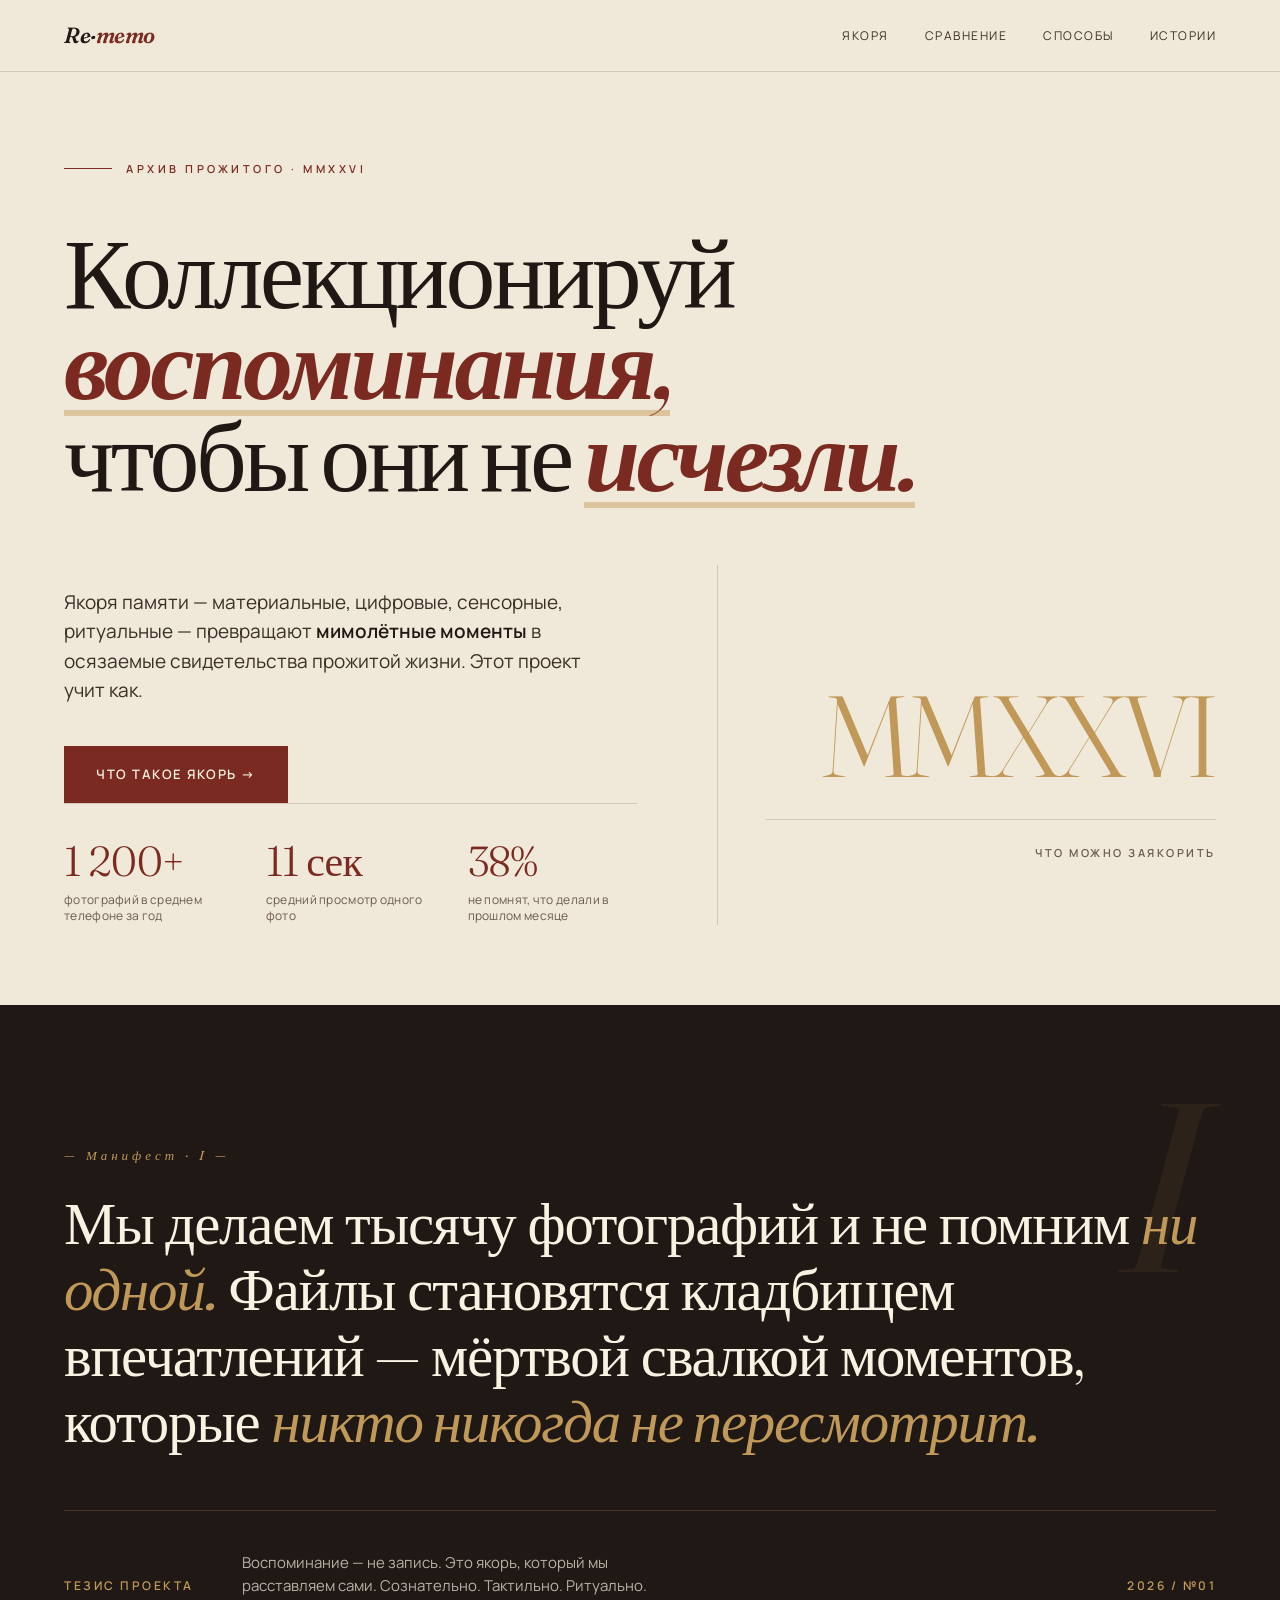
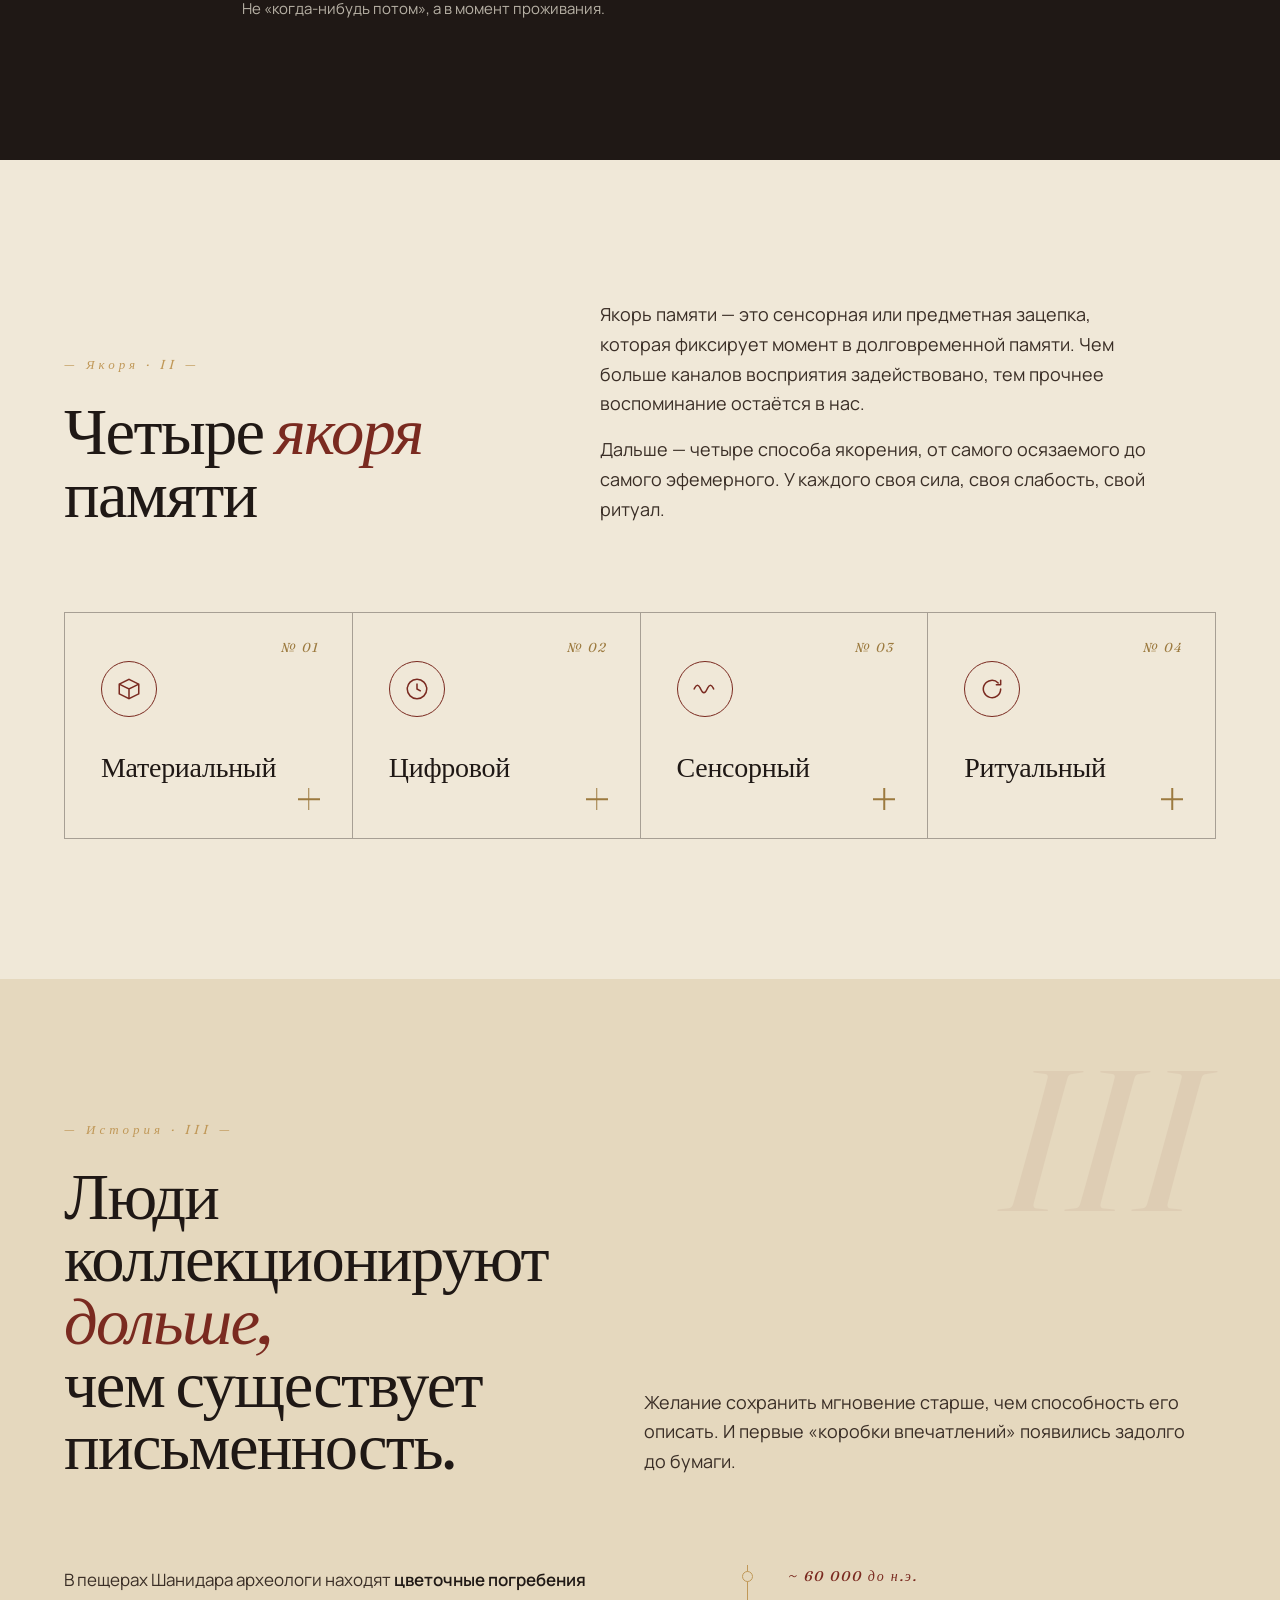
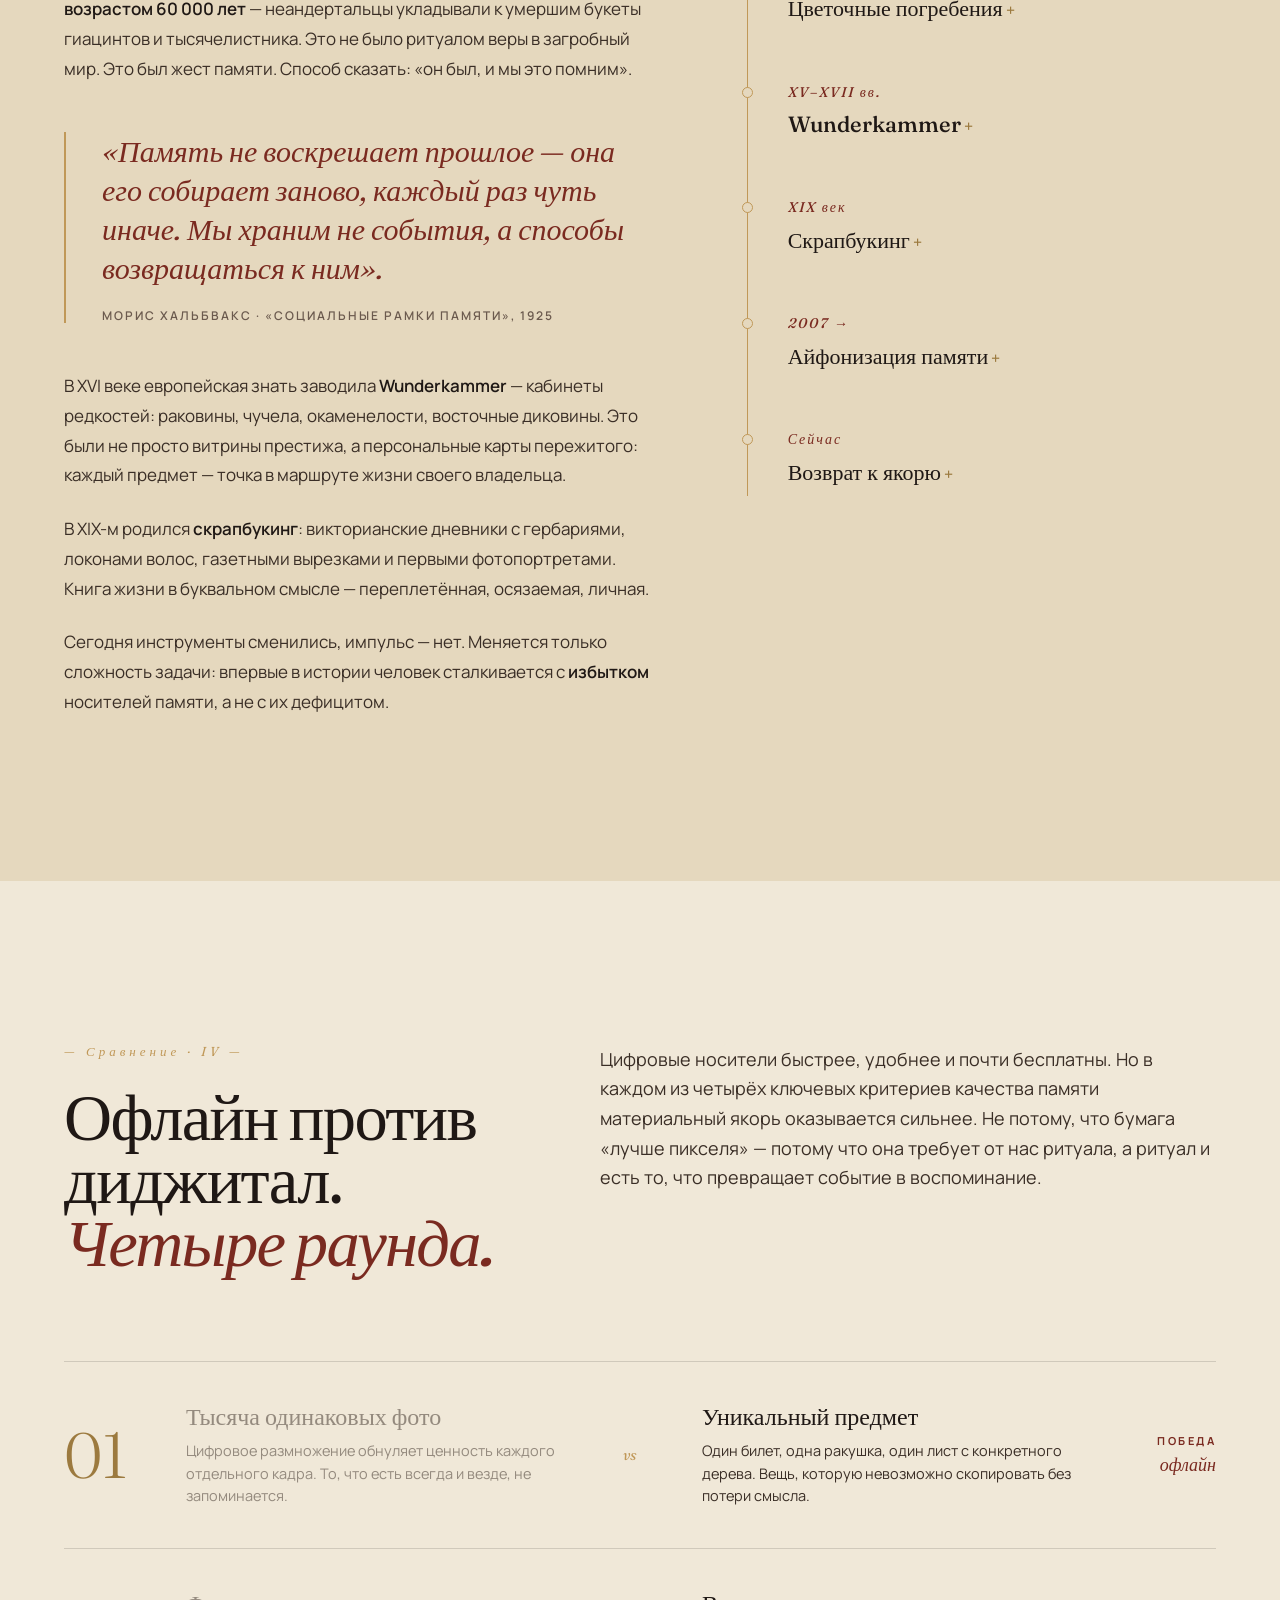
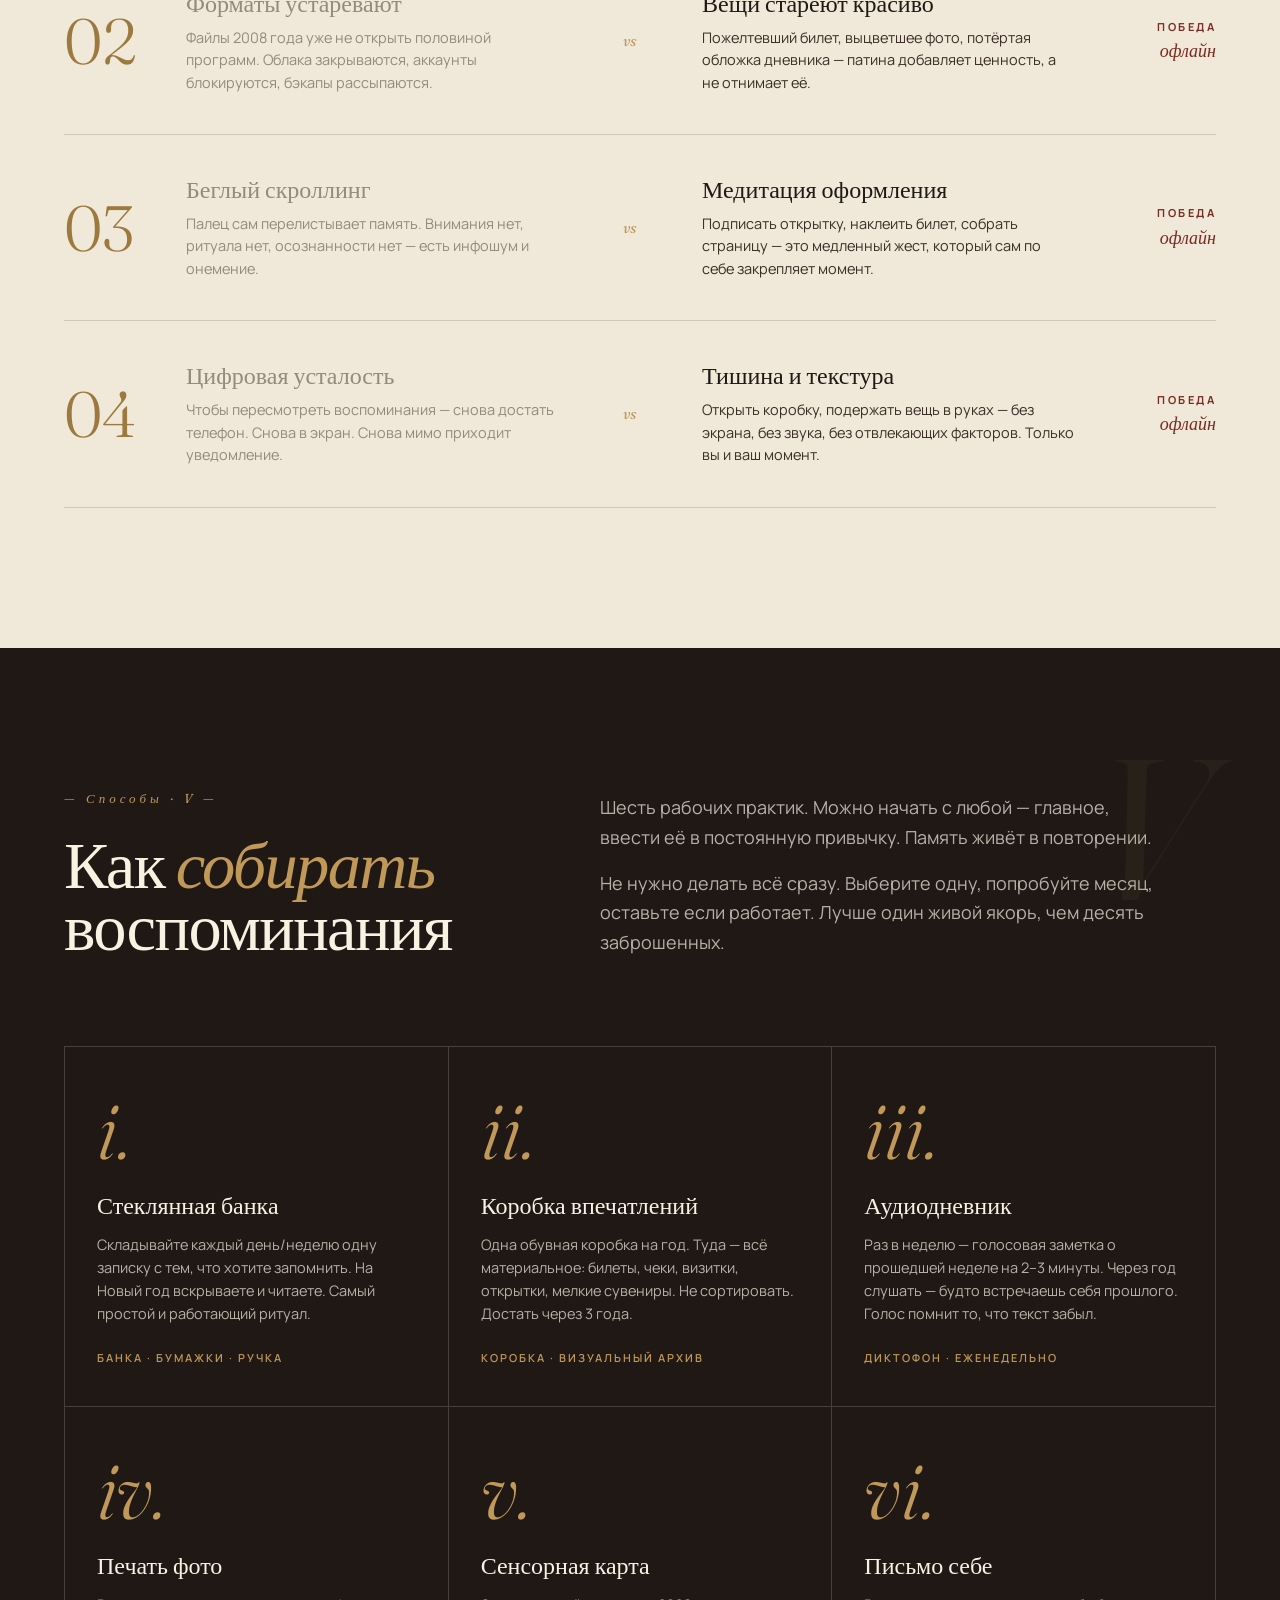
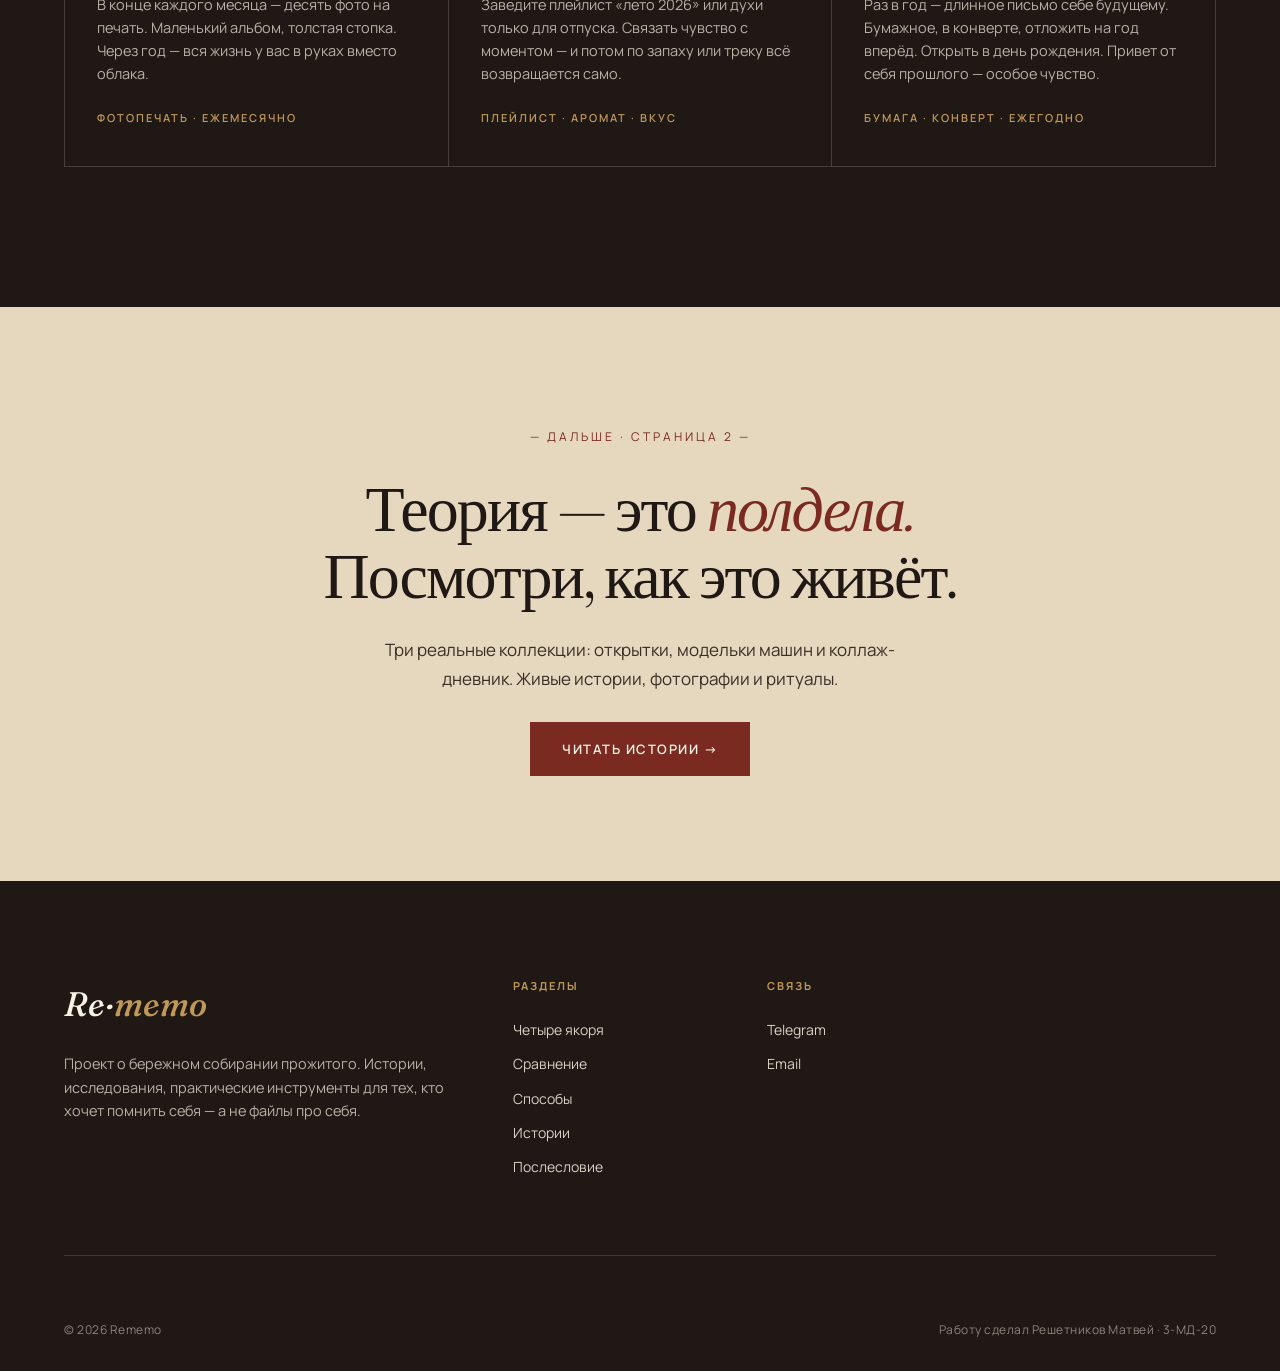
<file: index.html>
<!DOCTYPE html>
<html lang="ru">
<head>
<meta charset="UTF-8">
<meta name="viewport" content="width=device-width, initial-scale=1.0">
<title>Rememo — Архив прожитого</title>
<meta name="description" content="Rememo — проект о коллекционировании воспоминаний через якоря памяти: материальные, цифровые, сенсорные и ритуальные.">
<link rel="preconnect" href="https://fonts.googleapis.com">
<link rel="preconnect" href="https://fonts.gstatic.com" crossorigin>
<link href="https://fonts.googleapis.com/css2?family=Fraunces:ital,opsz,wght@0,9..144,300..900;1,9..144,300..900&family=Manrope:wght@300;400;500;600;700&display=swap" rel="stylesheet">
<link rel="stylesheet" href="style.css">
</head>
<body>

<nav class="nav">
  <div class="nav-inner">
    <a href="index.html" class="logo" style="text-decoration:none;color:inherit">Re·<span>memo</span></a>
    <ul class="nav-links">
      <li><a href="#anchors">Якоря</a></li>
      <li><a href="#comparison">Сравнение</a></li>
      <li><a href="#methods">Способы</a></li>
      <li><a href="stories.html">Истории</a></li>
    </ul>
    <a href="stories.html" class="nav-cta">Истории →</a>
  </div>
</nav>

<main>

<!-- HERO -->
<section class="hero">
  <div class="container">
    <div class="hero-eyebrow">Архив прожитого · MMXXVI</div>
    <h1 class="hero-title display">Коллекционируй <em>воспоминания,</em><br>чтобы они не <em>исчезли.</em></h1>
    <div class="hero-grid">
      <div>
        <p class="hero-text">Якоря памяти — материальные, цифровые, сенсорные, ритуальные — превращают <strong>мимолётные моменты</strong> в осязаемые свидетельства прожитой жизни. Этот проект учит как.</p>
        <div class="hero-actions">
          <a href="#anchors" class="btn-primary">Что такое якорь →</a>
        </div>
        <div class="hero-stats">
          <div>
            <div class="hero-stat-num display">1 200+</div>
            <div class="hero-stat-label">фотографий в среднем телефоне за год</div>
          </div>
          <div>
            <div class="hero-stat-num display">11 сек</div>
            <div class="hero-stat-label">средний просмотр одного фото</div>
          </div>
          <div>
            <div class="hero-stat-num display">38%</div>
            <div class="hero-stat-label">не помнят, что делали в прошлом месяце</div>
          </div>
        </div>
      </div>
      <div class="hero-type">
        <div class="hero-type-year display">MMXXVI</div>
        <div class="hero-type-anchor">
          <span class="hero-type-label">что можно заякорить</span>
          <span class="hero-type-word display" id="cycling-word">билет</span>
        </div>
      </div>
    </div>
  </div>
</section>

<!-- MANIFESTO -->
<section class="manifesto">
  <div class="container">
    <span class="section-num">— Манифест · I —</span>
    <h2 class="manifesto-quote display">Мы делаем тысячу фотографий и не помним <em>ни одной.</em> Файлы становятся кладбищем впечатлений — мёртвой свалкой моментов, которые <em>никто никогда не пересмотрит.</em></h2>
    <div class="manifesto-meta">
      <div class="manifesto-attribution">Тезис проекта</div>
      <div class="manifesto-secondary">Воспоминание — не запись. Это якорь, который мы расставляем сами. Сознательно. Тактильно. Ритуально. Не «когда-нибудь потом», а в момент проживания.</div>
      <div class="manifesto-attribution" style="text-align:right">2026 / №01</div>
    </div>
  </div>
</section>

<!-- ANCHORS -->
<section class="anchors" id="anchors">
  <div class="container">
    <div class="section-header">
      <div>
        <span class="section-num">— Якоря · II —</span>
        <h2 class="section-title display">Четыре <em>якоря</em><br>памяти</h2>
      </div>
      <div class="section-intro">
        <p>Якорь памяти — это сенсорная или предметная зацепка, которая фиксирует момент в долговременной памяти. Чем больше каналов восприятия задействовано, тем прочнее воспоминание остаётся в нас.</p>
        <p>Дальше — четыре способа якорения, от самого осязаемого до самого эфемерного. У каждого своя сила, своя слабость, свой ритуал.</p>
      </div>
    </div>
    <div class="anchors-grid">
      <div class="anchor-card">
        <span class="anchor-num">№ 01</span>
        <div class="anchor-icon">
          <svg viewBox="0 0 24 24" fill="none" stroke="currentColor" stroke-width="1.4"><path d="M3 7.5 12 3l9 4.5v9L12 21l-9-4.5v-9Z"/><path d="m3 7.5 9 4.5 9-4.5M12 12v9"/></svg>
        </div>
        <h3 class="anchor-title display">Материальный</h3>
        <span class="anchor-toggle" aria-hidden="true"></span>
        <div class="anchor-detail">
          <p class="anchor-text">Билет с концерта, прижатый между страницами цветок, чек из ресторана, где впервые сказали «люблю». Предмет, к которому можно прикоснуться спустя десять лет.</p>
          <div class="anchor-examples">
            <span class="anchor-examples-label">в коллекцию</span>
            <span class="anchor-examples-list">билеты, открытки, сувениры, засушенные цветы, винные пробки</span>
          </div>
        </div>
      </div>
      <div class="anchor-card">
        <span class="anchor-num">№ 02</span>
        <div class="anchor-icon">
          <svg viewBox="0 0 24 24" fill="none" stroke="currentColor" stroke-width="1.4"><circle cx="12" cy="12" r="9"/><path d="M12 7v5l3.5 2"/></svg>
        </div>
        <h3 class="anchor-title display">Цифровой</h3>
        <span class="anchor-toggle" aria-hidden="true"></span>
        <div class="anchor-detail">
          <p class="anchor-text">Фото, аудио-заметка, дневниковая запись в приложении. Бесконечно удобно — но без ритуала пересмотра тонет в архиве. Требует структуры и регулярности.</p>
          <div class="anchor-examples">
            <span class="anchor-examples-label">в коллекцию</span>
            <span class="anchor-examples-list">фотодневник, голосовые, тематические альбомы, заметки</span>
          </div>
        </div>
      </div>
      <div class="anchor-card">
        <span class="anchor-num">№ 03</span>
        <div class="anchor-icon">
          <svg viewBox="0 0 24 24" fill="none" stroke="currentColor" stroke-width="1.4"><path d="M2 12q3-7 6 0t6 0 6 0" stroke-linecap="round"/></svg>
        </div>
        <h3 class="anchor-title display">Сенсорный</h3>
        <span class="anchor-toggle" aria-hidden="true"></span>
        <div class="anchor-detail">
          <p class="anchor-text">Запах духов, вкус блюда, мелодия из колонок. Самые мощные якоря — мозг связывает их с событием в обход языка. Один глоток — и вы снова там.</p>
          <div class="anchor-examples">
            <span class="anchor-examples-label">в коллекцию</span>
            <span class="anchor-examples-list">ароматы, плейлисты, рецепты, текстуры, звуки места</span>
          </div>
        </div>
      </div>
      <div class="anchor-card">
        <span class="anchor-num">№ 04</span>
        <div class="anchor-icon">
          <svg viewBox="0 0 24 24" fill="none" stroke="currentColor" stroke-width="1.4"><path d="M20 12a8 8 0 1 1-2.3-5.6" stroke-linecap="round"/><path d="M20 4v4h-4" stroke-linecap="round" stroke-linejoin="round"/></svg>
        </div>
        <h3 class="anchor-title display">Ритуальный</h3>
        <span class="anchor-toggle" aria-hidden="true"></span>
        <div class="anchor-detail">
          <p class="anchor-text">Повторяющееся действие: воскресный завтрак на одном балконе, ежегодный зимний ужин с теми же людьми, утренний кофе в одной кружке. Память через повтор.</p>
          <div class="anchor-examples">
            <span class="anchor-examples-label">в коллекцию</span>
            <span class="anchor-examples-list">традиции, привычки, ежегодные ритуалы, маршруты</span>
          </div>
        </div>
      </div>
    </div>
  </div>
</section>

<!-- HISTORY -->
<section class="history">
  <div class="container">
    <div class="section-header">
      <div>
        <span class="section-num">— История · III —</span>
        <h2 class="section-title display">Люди коллекционируют <em>дольше,</em><br>чем существует письменность.</h2>
      </div>
      <div class="section-intro">
        <p>Желание сохранить мгновение старше, чем способность его описать. И первые «коробки впечатлений» появились задолго до бумаги.</p>
      </div>
    </div>
    <div class="history-grid">
      <div class="history-text">
        <p class="history-paragraph">В пещерах Шанидара археологи находят <strong>цветочные погребения возрастом 60 000 лет</strong> — неандертальцы укладывали к умершим букеты гиацинтов и тысячелистника. Это не было ритуалом веры в загробный мир. Это был жест памяти. Способ сказать: «он был, и мы это помним».</p>
        <div class="history-pullquote display">«Память не воскрешает прошлое — она его собирает заново, каждый раз чуть иначе. Мы храним не события, а способы возвращаться к ним».
          <span class="history-pullquote-cite">Морис Хальбвакс · «Социальные рамки памяти», 1925</span>
        </div>
        <p class="history-paragraph">В XVI веке европейская знать заводила <strong>Wunderkammer</strong> — кабинеты редкостей: раковины, чучела, окаменелости, восточные диковины. Это были не просто витрины престижа, а персональные карты пережитого: каждый предмет — точка в маршруте жизни своего владельца.</p>
        <p class="history-paragraph">В XIX-м родился <strong>скрапбукинг</strong>: викторианские дневники с гербариями, локонами волос, газетными вырезками и первыми фотопортретами. Книга жизни в буквальном смысле — переплетённая, осязаемая, личная.</p>
        <p class="history-paragraph">Сегодня инструменты сменились, импульс — нет. Меняется только сложность задачи: впервые в истории человек сталкивается с <strong>избытком</strong> носителей памяти, а не с их дефицитом.</p>
      </div>
      <div class="history-timeline">
        <div class="timeline-item">
          <div class="timeline-year display">~ 60 000 до н.э.</div>
          <h4 class="timeline-title display">Цветочные погребения</h4>
          <p class="timeline-text">Неандертальцы укладывают цветы в могилы. Самый ранний известный жест памяти.</p>
        </div>
        <div class="timeline-item">
          <div class="timeline-year display">XV–XVII вв.</div>
          <h4 class="timeline-title display">Wunderkammer</h4>
          <p class="timeline-text">Кабинеты редкостей в домах европейской знати. Прообраз современных музеев и личных коллекций.</p>
        </div>
        <div class="timeline-item">
          <div class="timeline-year display">XIX век</div>
          <h4 class="timeline-title display">Скрапбукинг</h4>
          <p class="timeline-text">Викторианские альбомы — гербарии, локоны, фотокарточки. Расцвет персональной мемориалистики.</p>
        </div>
        <div class="timeline-item">
          <div class="timeline-year display">2007 →</div>
          <h4 class="timeline-title display">Айфонизация памяти</h4>
          <p class="timeline-text">Камера в кармане у каждого. Объём фиксации растёт в тысячу раз. Качество удержания — падает.</p>
        </div>
        <div class="timeline-item">
          <div class="timeline-year display">Сейчас</div>
          <h4 class="timeline-title display">Возврат к якорю</h4>
          <p class="timeline-text">Возрождение бумажных дневников, плёночных камер и «slow memory» как осознанной практики.</p>
        </div>
      </div>
    </div>
  </div>
</section>

<!-- COMPARISON -->
<section class="comparison" id="comparison">
  <div class="container">
    <div class="section-header" style="grid-template-columns:1fr 1.4fr">
      <div>
        <span class="section-num">— Сравнение · IV —</span>
        <h2 class="section-title display">Офлайн против диджитал.<br><em>Четыре раунда.</em></h2>
      </div>
      <p class="comparison-intro">Цифровые носители быстрее, удобнее и почти бесплатны. Но в каждом из четырёх ключевых критериев качества памяти материальный якорь оказывается сильнее. Не потому, что бумага «лучше пикселя» — потому что она требует от нас ритуала, а ритуал и есть то, что превращает событие в воспоминание.</p>
    </div>

    <div class="comparison-row">
      <div class="comparison-num display">01</div>
      <div class="comparison-side digital">
        <h3 class="display">Тысяча одинаковых фото</h3>
        <p>Цифровое размножение обнуляет ценность каждого отдельного кадра. То, что есть всегда и везде, не запоминается.</p>
      </div>
      <div class="comparison-vs display">vs</div>
      <div class="comparison-side">
        <h3 class="display">Уникальный предмет</h3>
        <p>Один билет, одна ракушка, один лист с конкретного дерева. Вещь, которую невозможно скопировать без потери смысла.</p>
      </div>
      <div class="comparison-winner">Победа<span class="display">офлайн</span></div>
    </div>

    <div class="comparison-row">
      <div class="comparison-num display">02</div>
      <div class="comparison-side digital">
        <h3 class="display">Форматы устаревают</h3>
        <p>Файлы 2008 года уже не открыть половиной программ. Облака закрываются, аккаунты блокируются, бэкапы рассыпаются.</p>
      </div>
      <div class="comparison-vs display">vs</div>
      <div class="comparison-side">
        <h3 class="display">Вещи стареют красиво</h3>
        <p>Пожелтевший билет, выцветшее фото, потёртая обложка дневника — патина добавляет ценность, а не отнимает её.</p>
      </div>
      <div class="comparison-winner">Победа<span class="display">офлайн</span></div>
    </div>

    <div class="comparison-row">
      <div class="comparison-num display">03</div>
      <div class="comparison-side digital">
        <h3 class="display">Беглый скроллинг</h3>
        <p>Палец сам перелистывает память. Внимания нет, ритуала нет, осознанности нет — есть инфошум и онемение.</p>
      </div>
      <div class="comparison-vs display">vs</div>
      <div class="comparison-side">
        <h3 class="display">Медитация оформления</h3>
        <p>Подписать открытку, наклеить билет, собрать страницу — это медленный жест, который сам по себе закрепляет момент.</p>
      </div>
      <div class="comparison-winner">Победа<span class="display">офлайн</span></div>
    </div>

    <div class="comparison-row">
      <div class="comparison-num display">04</div>
      <div class="comparison-side digital">
        <h3 class="display">Цифровая усталость</h3>
        <p>Чтобы пересмотреть воспоминания — снова достать телефон. Снова в экран. Снова мимо приходит уведомление.</p>
      </div>
      <div class="comparison-vs display">vs</div>
      <div class="comparison-side">
        <h3 class="display">Тишина и текстура</h3>
        <p>Открыть коробку, подержать вещь в руках — без экрана, без звука, без отвлекающих факторов. Только вы и ваш момент.</p>
      </div>
      <div class="comparison-winner">Победа<span class="display">офлайн</span></div>
    </div>
  </div>
</section>

<!-- METHODS -->
<section class="methods" id="methods">
  <div class="container">
    <div class="section-header">
      <div>
        <span class="section-num">— Способы · V —</span>
        <h2 class="section-title display">Как <em>собирать</em><br>воспоминания</h2>
      </div>
      <div class="section-intro">
        <p>Шесть рабочих практик. Можно начать с любой — главное, ввести её в постоянную привычку. Память живёт в повторении.</p>
        <p>Не нужно делать всё сразу. Выберите одну, попробуйте месяц, оставьте если работает. Лучше один живой якорь, чем десять заброшенных.</p>
      </div>
    </div>
    <div class="methods-grid">
      <div class="method-card">
        <div class="method-num display">i.</div>
        <h3 class="method-title display">Стеклянная банка</h3>
        <p class="method-text">Складывайте каждый день/неделю одну записку с тем, что хотите запомнить. На Новый год вскрываете и читаете. Самый простой и работающий ритуал.</p>
        <div class="method-tools">банка · бумажки · ручка</div>
      </div>
      <div class="method-card">
        <div class="method-num display">ii.</div>
        <h3 class="method-title display">Коробка впечатлений</h3>
        <p class="method-text">Одна обувная коробка на год. Туда — всё материальное: билеты, чеки, визитки, открытки, мелкие сувениры. Не сортировать. Достать через 3 года.</p>
        <div class="method-tools">коробка · визуальный архив</div>
      </div>
      <div class="method-card">
        <div class="method-num display">iii.</div>
        <h3 class="method-title display">Аудиодневник</h3>
        <p class="method-text">Раз в неделю — голосовая заметка о прошедшей неделе на 2–3 минуты. Через год слушать — будто встречаешь себя прошлого. Голос помнит то, что текст забыл.</p>
        <div class="method-tools">диктофон · еженедельно</div>
      </div>
      <div class="method-card">
        <div class="method-num display">iv.</div>
        <h3 class="method-title display">Печать фото</h3>
        <p class="method-text">В конце каждого месяца — десять фото на печать. Маленький альбом, толстая стопка. Через год — вся жизнь у вас в руках вместо облака.</p>
        <div class="method-tools">фотопечать · ежемесячно</div>
      </div>
      <div class="method-card">
        <div class="method-num display">v.</div>
        <h3 class="method-title display">Сенсорная карта</h3>
        <p class="method-text">Заведите плейлист «лето 2026» или духи только для отпуска. Связать чувство с моментом — и потом по запаху или треку всё возвращается само.</p>
        <div class="method-tools">плейлист · аромат · вкус</div>
      </div>
      <div class="method-card">
        <div class="method-num display">vi.</div>
        <h3 class="method-title display">Письмо себе</h3>
        <p class="method-text">Раз в год — длинное письмо себе будущему. Бумажное, в конверте, отложить на год вперёд. Открыть в день рождения. Привет от себя прошлого — особое чувство.</p>
        <div class="method-tools">бумага · конверт · ежегодно</div>
      </div>
    </div>
  </div>
</section>

<!-- NEXT PAGE -->
<section class="next-page">
  <div class="container">
    <div class="next-page-eyebrow">— Дальше · Страница 2 —</div>
    <h2 class="next-page-title display">Теория — это <em>полдела.</em><br>Посмотри, как это живёт.</h2>
    <p class="next-page-text">Три реальные коллекции: открытки, модельки машин и коллаж-дневник. Живые истории, фотографии и ритуалы.</p>
    <a href="stories.html" class="btn-primary">Читать истории →</a>
  </div>
</section>

<!-- FOOTER -->
<footer class="footer">
  <div class="container">
    <div class="footer-grid">
      <div>
        <div class="footer-logo">Re·<span>memo</span></div>
        <p class="footer-about">Проект о бережном собирании прожитого. Истории, исследования, практические инструменты для тех, кто хочет помнить себя — а не файлы про себя.</p>
      </div>
      <div class="footer-col">
        <h4>Разделы</h4>
        <a href="index.html#anchors">Четыре якоря</a>
        <a href="index.html#comparison">Сравнение</a>
        <a href="index.html#methods">Способы</a>
        <a href="stories.html#personas">Истории</a>
        <a href="stories.html#outro">Послесловие</a>
      </div>
      <div class="footer-col">
        <h4>Связь</h4>
        <a href="#">Telegram</a>
        <a href="#">Email</a>
      </div>
    </div>
    <div class="footer-bottom">
      <div>© 2026 Rememo</div>
      <div>Работу сделал Решетников Матвей · 3-МД-20</div>
    </div>
  </div>
</footer>

</main>

<script src="script.js"></script>
</body>
</html>
</file>
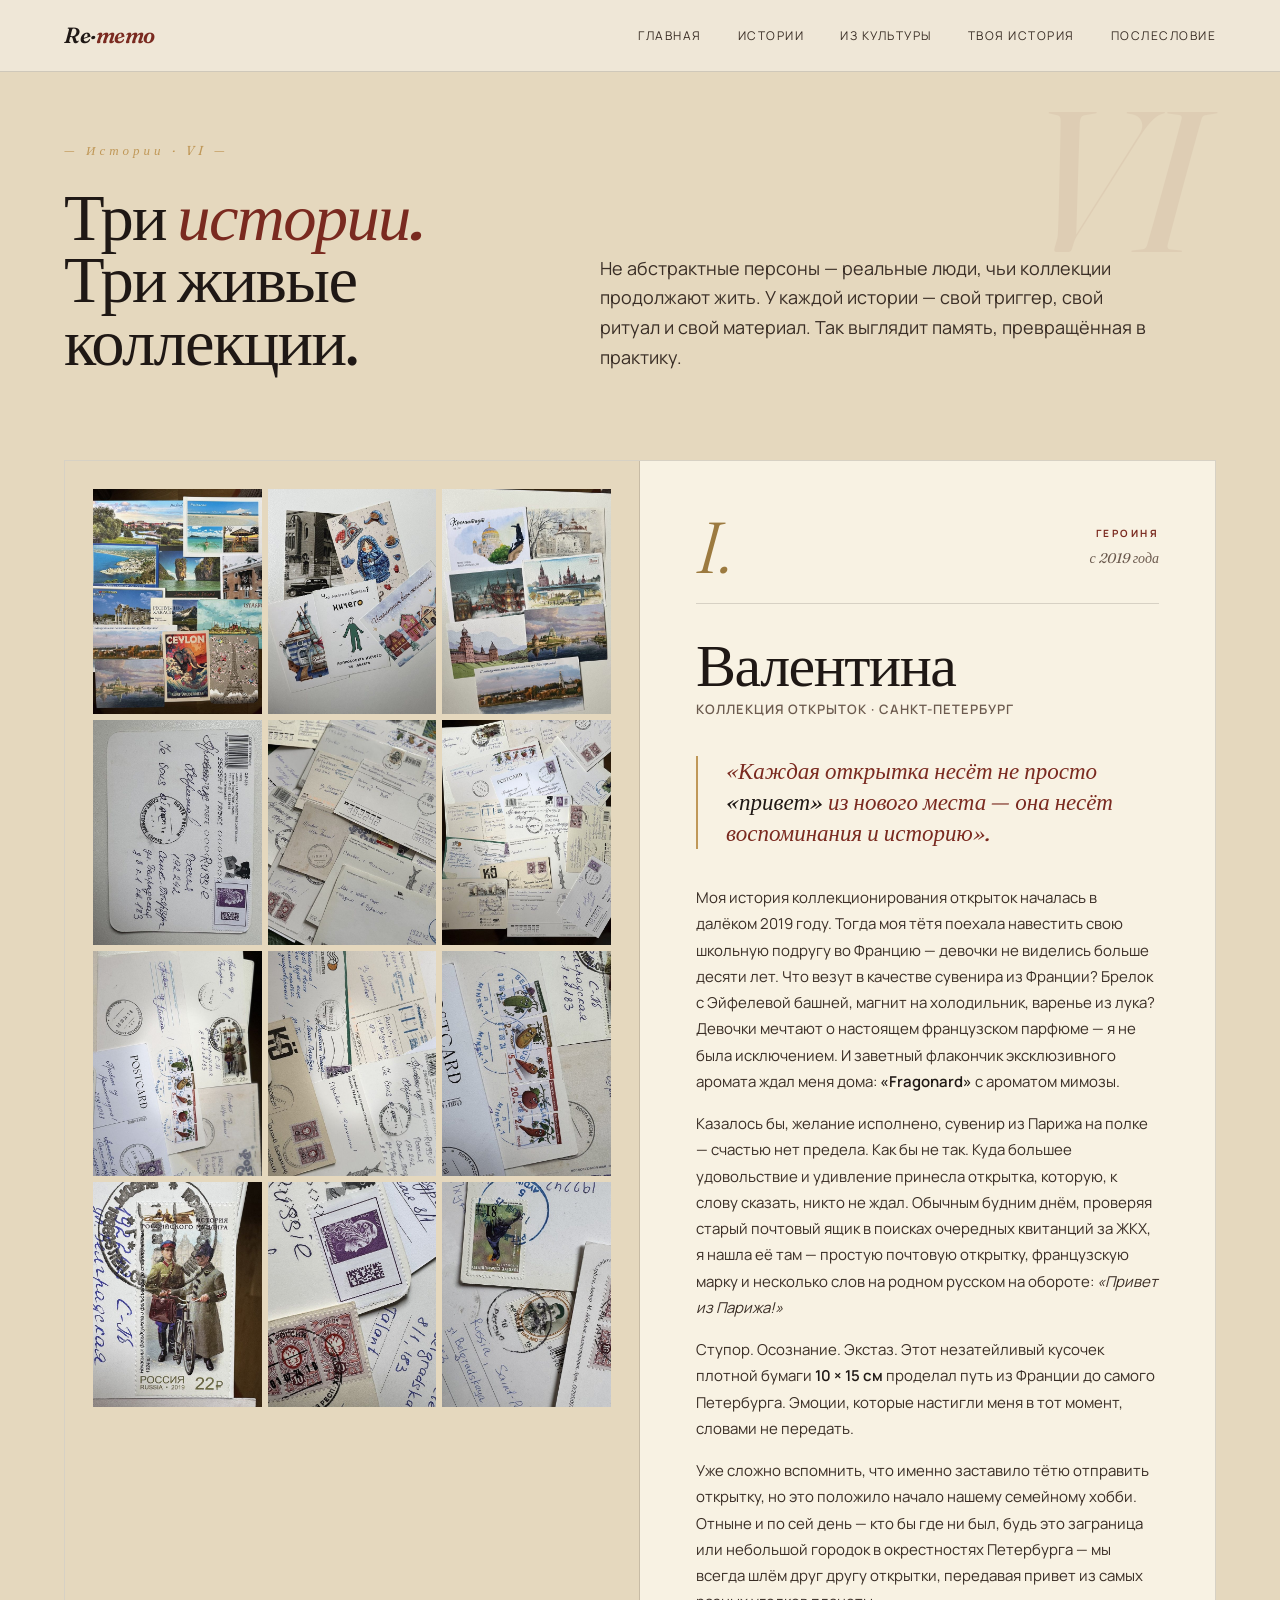
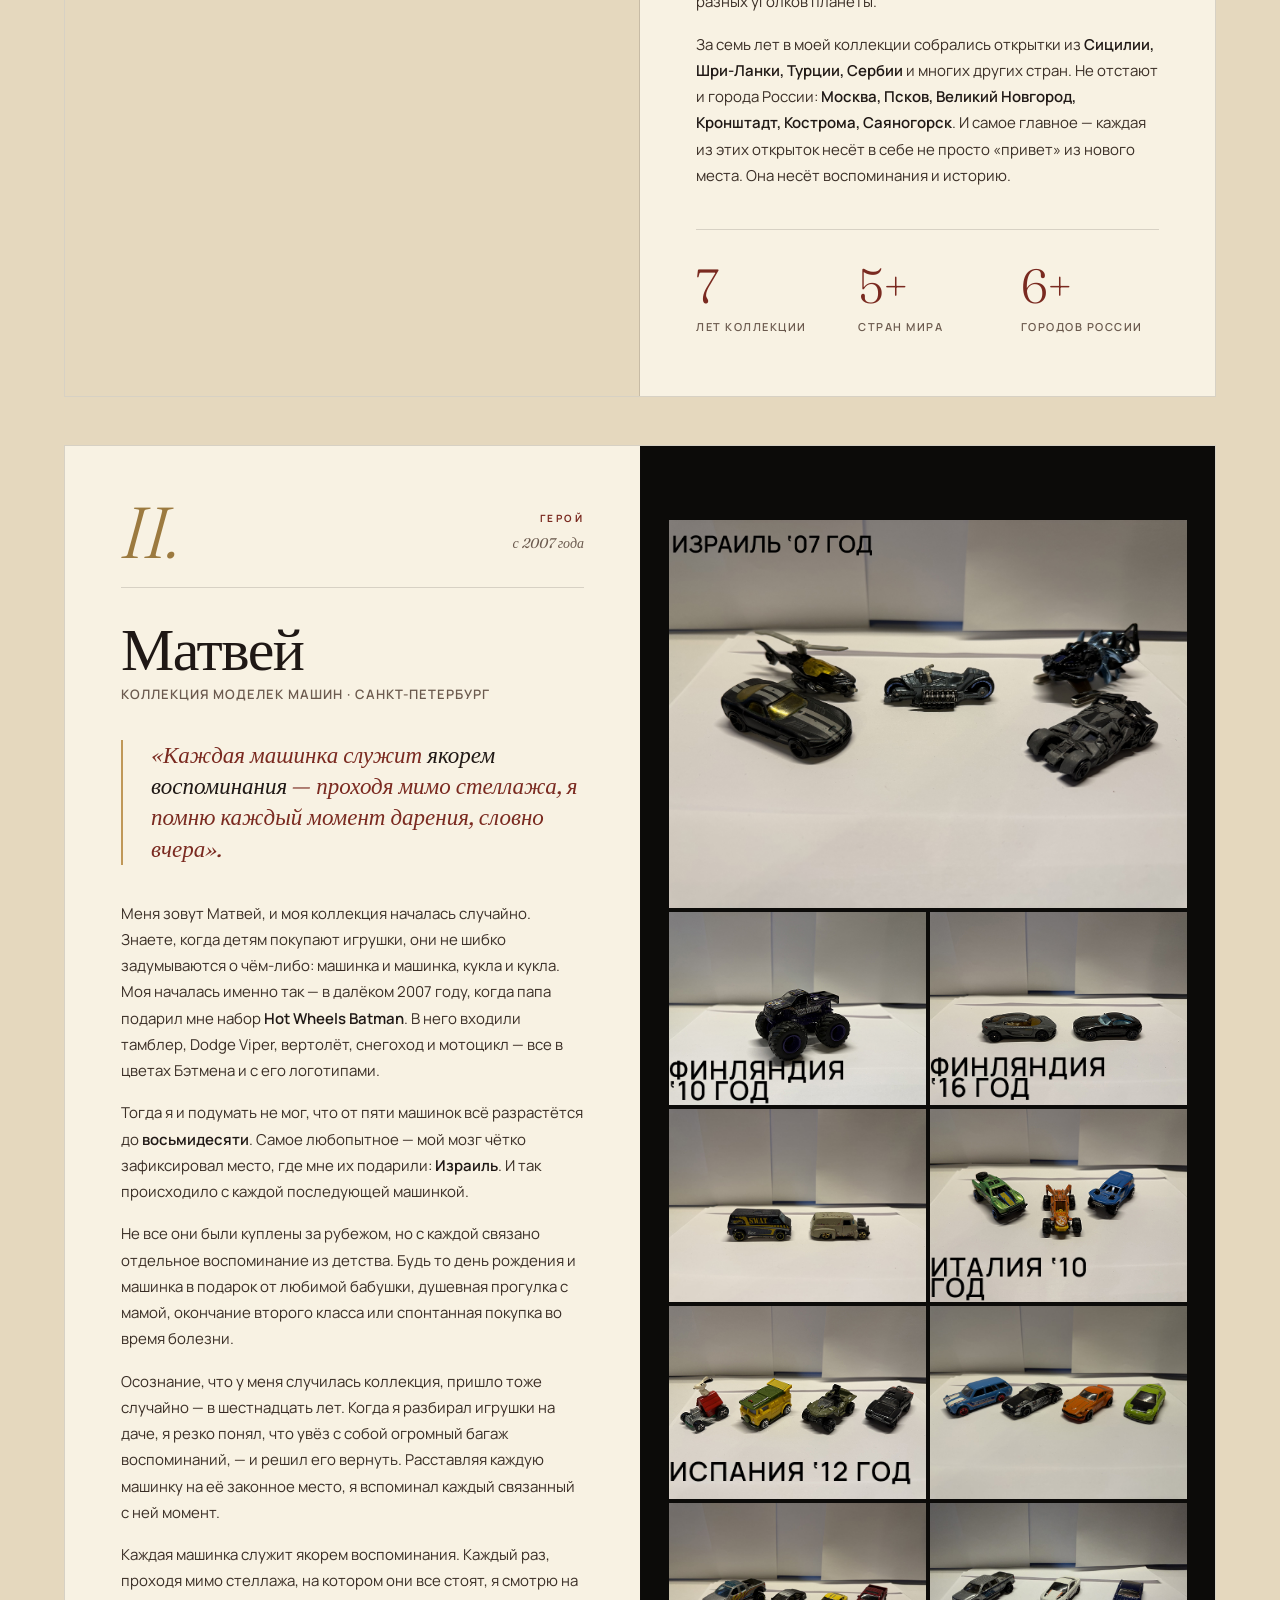
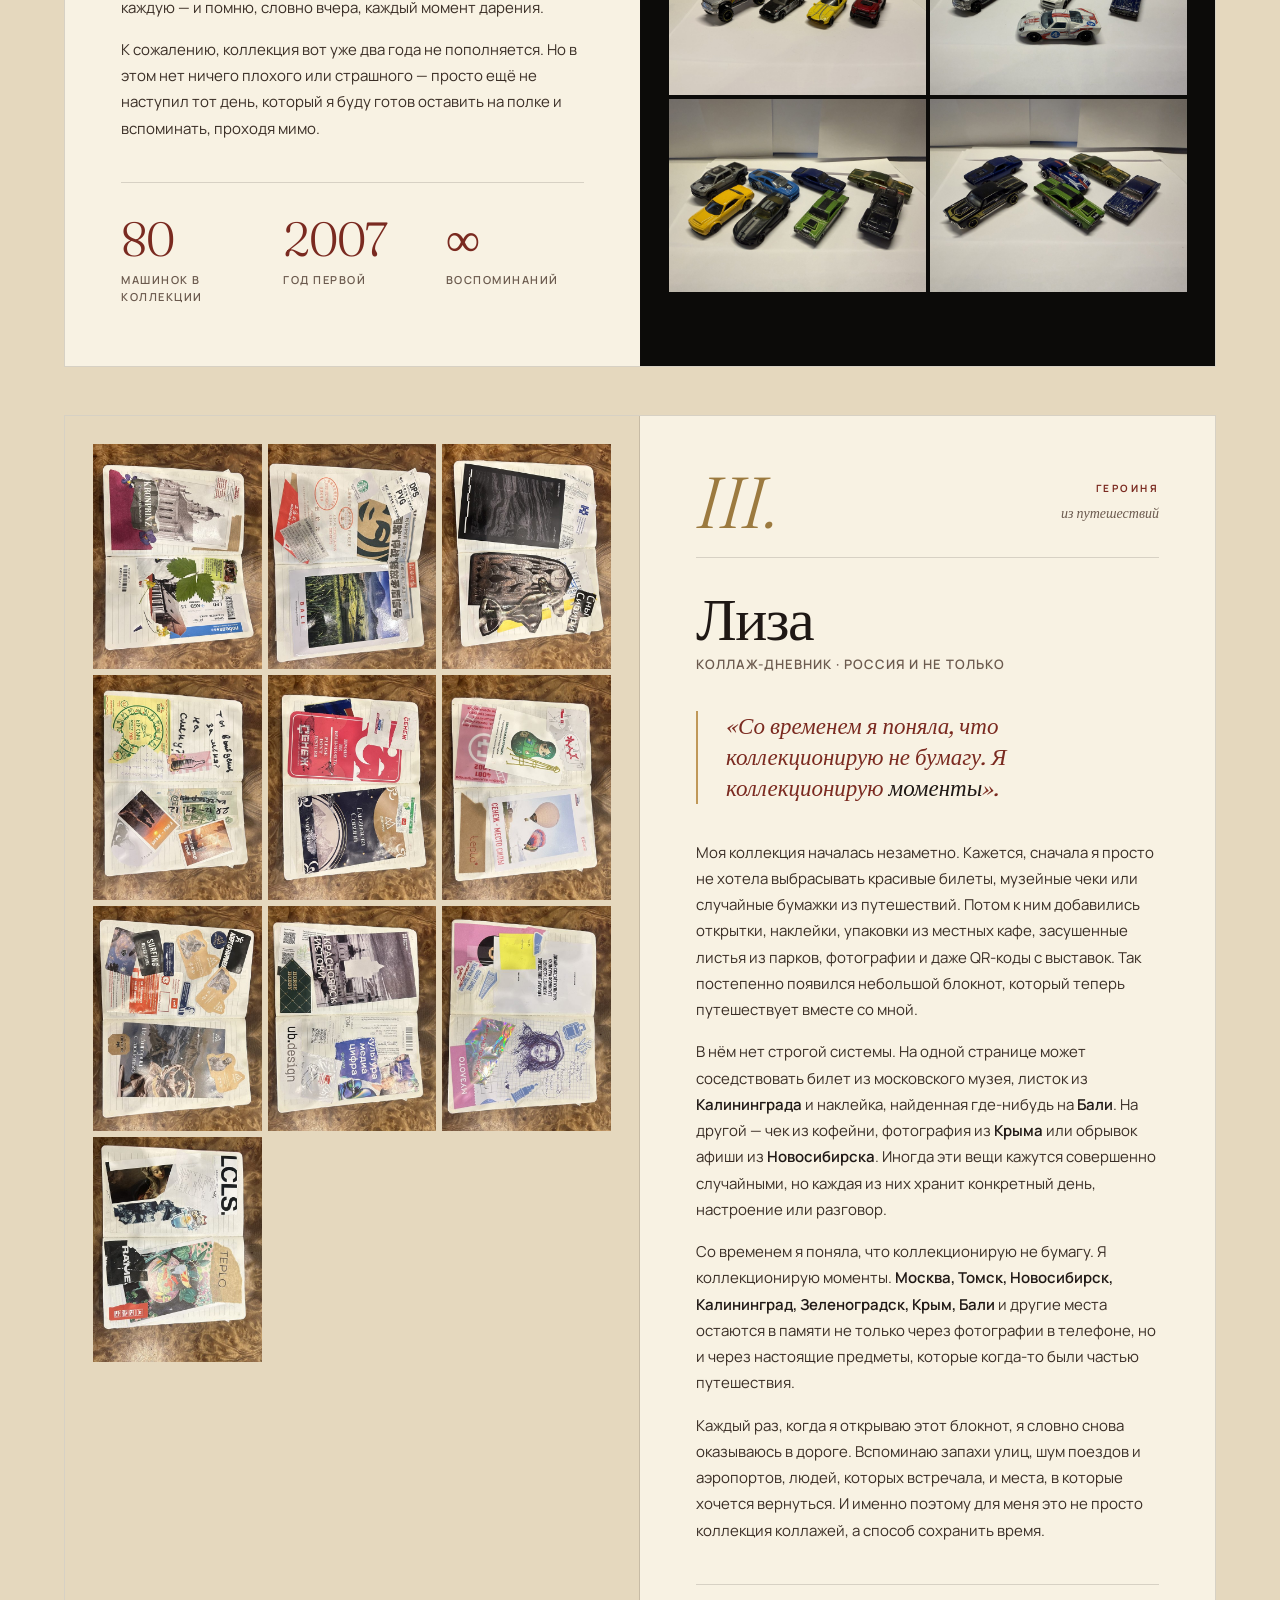
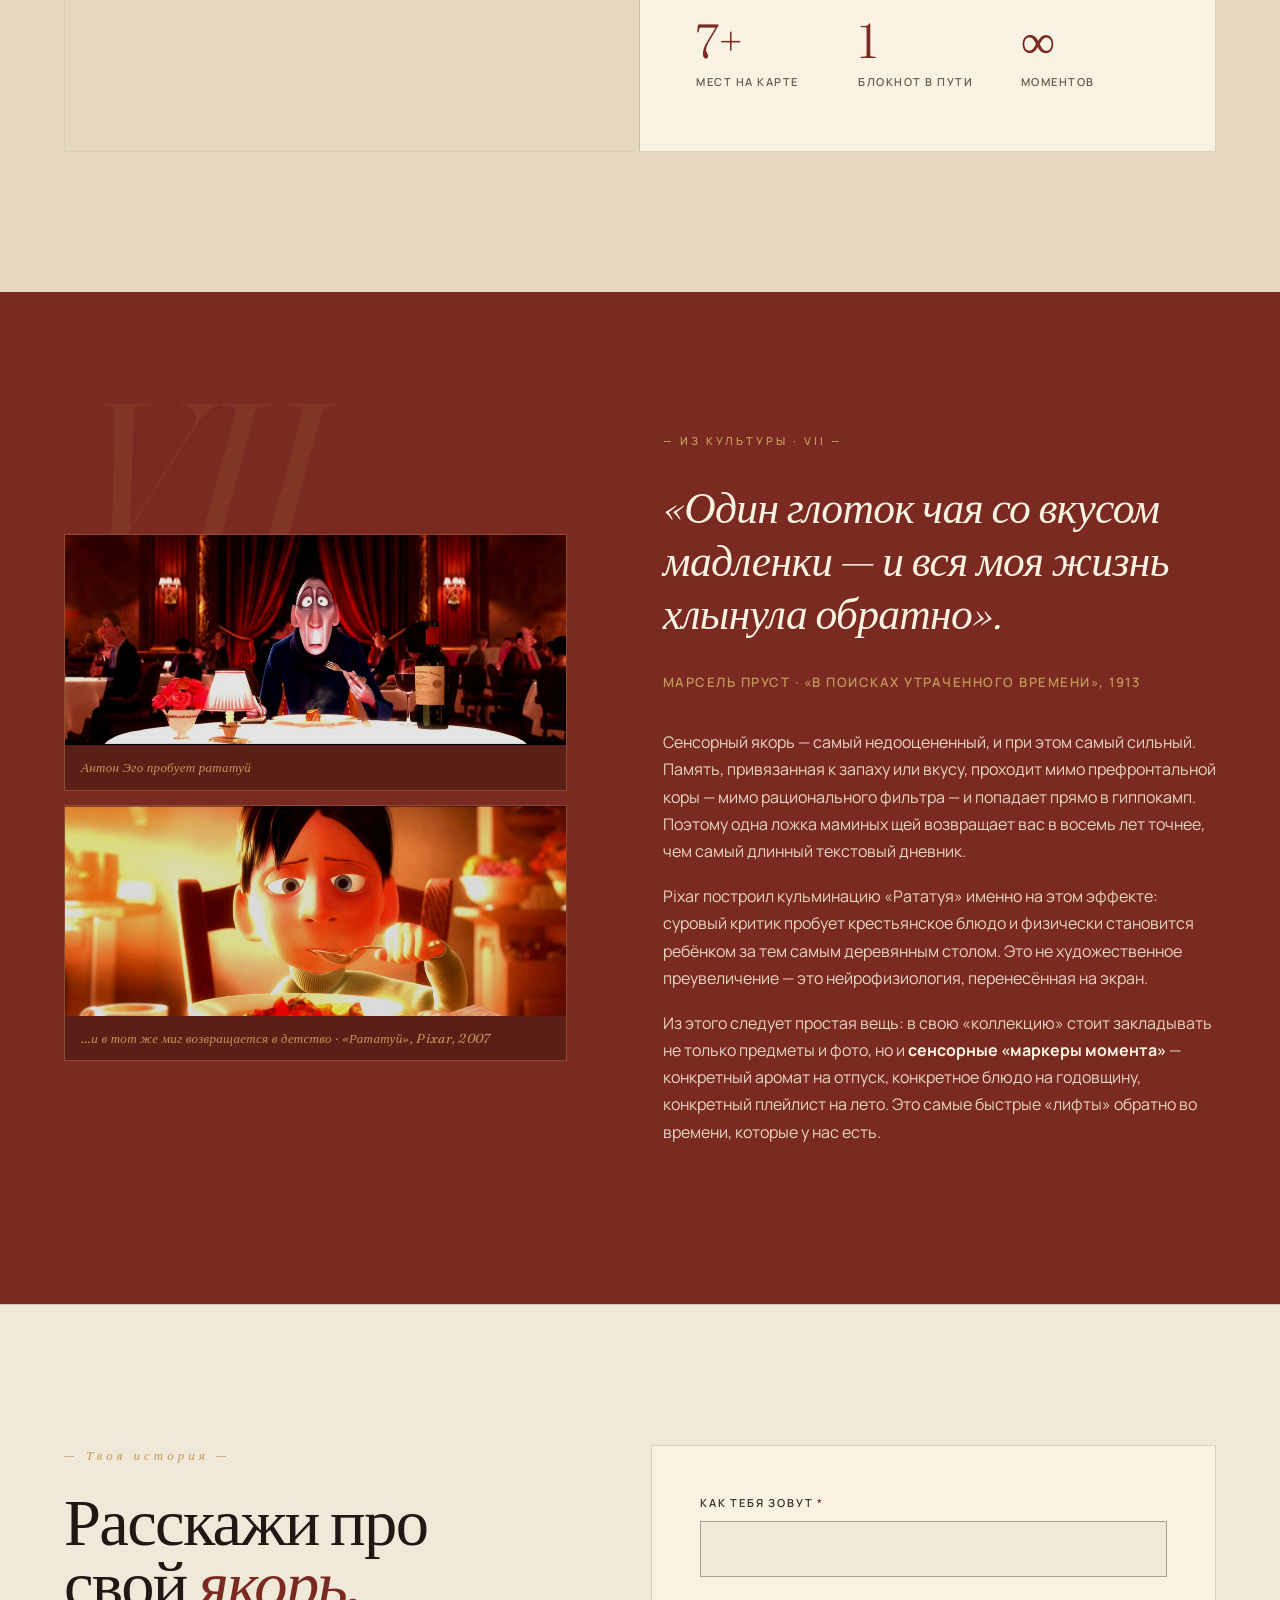
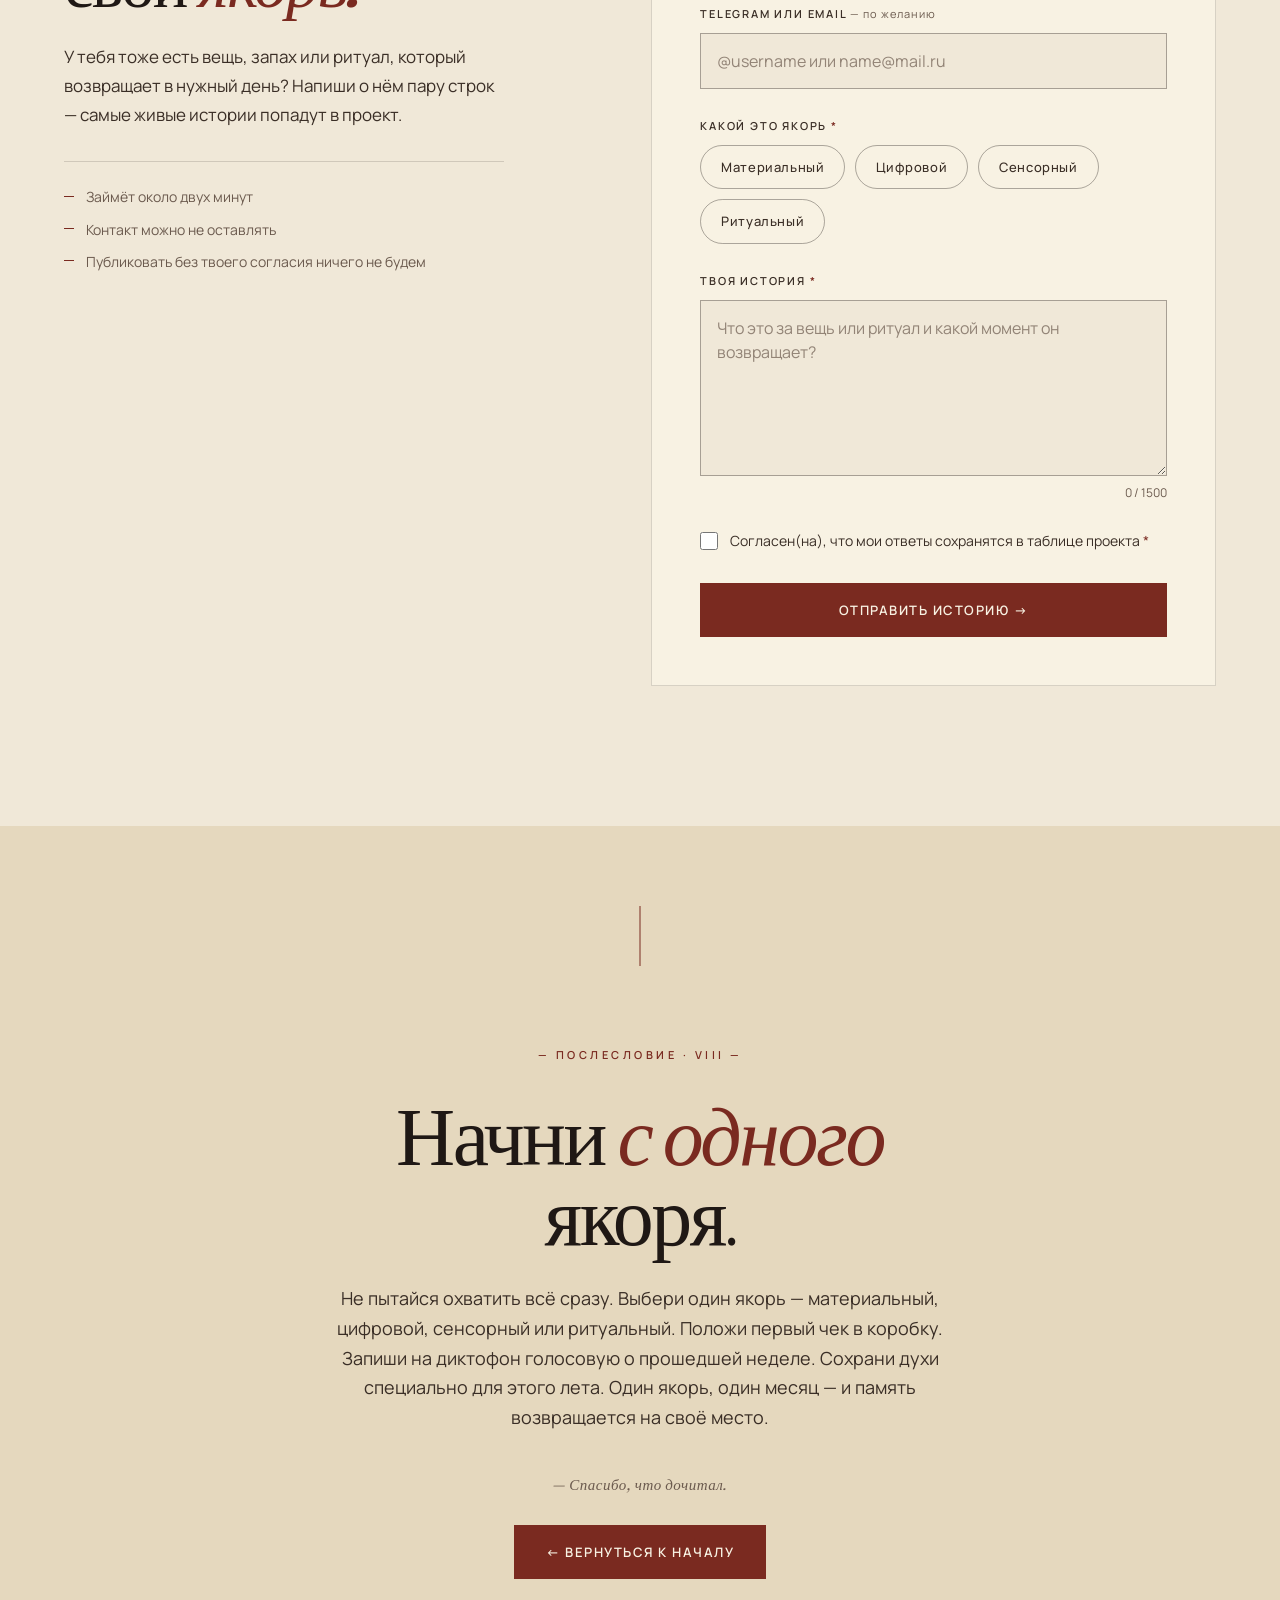
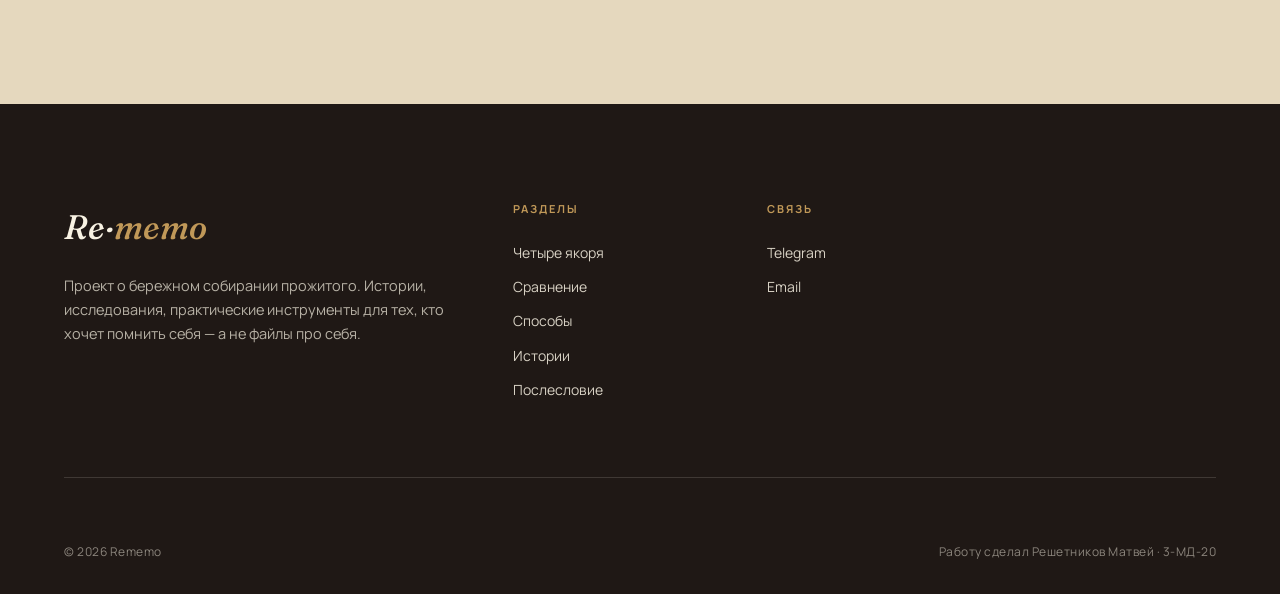
<file: stories.html>
<!DOCTYPE html>
<html lang="ru">
<head>
<meta charset="UTF-8">
<meta name="viewport" content="width=device-width, initial-scale=1.0">
<title>Истории — Rememo</title>
<meta name="description" content="Три живые коллекции: открытки Валентины, модельки машин Матвея и коллаж-дневник Лизы. Проект Rememo о коллекционировании воспоминаний.">
<link rel="preconnect" href="https://fonts.googleapis.com">
<link rel="preconnect" href="https://fonts.gstatic.com" crossorigin>
<link href="https://fonts.googleapis.com/css2?family=Fraunces:ital,opsz,wght@0,9..144,300..900;1,9..144,300..900&family=Manrope:wght@300;400;500;600;700&display=swap" rel="stylesheet">
<link rel="stylesheet" href="style.css">
</head>
<body>

<nav class="nav">
  <div class="nav-inner">
    <a href="index.html" class="logo" style="text-decoration:none;color:inherit">Re·<span>memo</span></a>
    <ul class="nav-links">
      <li><a href="index.html">Главная</a></li>
      <li><a href="#personas">Истории</a></li>
      <li><a href="#culture">Из культуры</a></li>
      <li><a href="#share">Твоя история</a></li>
      <li><a href="#outro">Послесловие</a></li>
    </ul>
    <a href="index.html" class="nav-cta">← Главная</a>
  </div>
</nav>

<main>

<!-- STORIES (block VI) -->
<section class="stories" id="personas">
  <div class="container">
    <div class="section-header">
      <div>
        <span class="section-num">— Истории · VI —</span>
        <h2 class="section-title display">Три <em>истории.</em><br>Три живые коллекции.</h2>
      </div>
      <div class="section-intro">
        <p>Не абстрактные персоны — реальные люди, чьи коллекции продолжают жить. У каждой истории — свой триггер, свой ритуал и свой материал. Так выглядит память, превращённая в практику.</p>
      </div>
    </div>

    <!-- Story I: Valentina -->
    <article class="story-card">
      <div class="story-photos">
        <img src="images/val-01.jpg" alt="Открытка из коллекции Валентины" loading="lazy">
        <img src="images/val-02.jpg" alt="Открытка из коллекции Валентины" loading="lazy">
        <img src="images/val-03.jpg" alt="Открытка из коллекции Валентины" loading="lazy">
        <img src="images/val-04.jpg" alt="Открытка из коллекции Валентины" loading="lazy">
        <img src="images/val-05.jpg" alt="Открытка из коллекции Валентины" loading="lazy">
        <img src="images/val-06.jpg" alt="Открытка из коллекции Валентины" loading="lazy">
        <img src="images/val-07.jpg" alt="Открытка из коллекции Валентины" loading="lazy">
        <img src="images/val-08.jpg" alt="Открытка из коллекции Валентины" loading="lazy">
        <img src="images/val-09.jpg" alt="Открытка из коллекции Валентины" loading="lazy">
        <img src="images/val-10.jpg" alt="Открытка из коллекции Валентины" loading="lazy">
        <img src="images/val-11.jpg" alt="Открытка из коллекции Валентины" loading="lazy">
        <img src="images/val-12.jpg" alt="Открытка из коллекции Валентины" loading="lazy">
      </div>
      <div class="story-body">
        <div class="story-head">
          <span class="story-num display">I.</span>
          <div class="story-meta-top">
            <span class="story-tag">Героиня</span>
            <span class="story-since">с 2019 года</span>
          </div>
        </div>
        <h3 class="story-name display">Валентина</h3>
        <div class="story-subtitle">Коллекция открыток · Санкт-Петербург</div>
        <blockquote class="story-quote display">«Каждая открытка несёт не просто <em>«привет»</em> из нового места — она несёт воспоминания и историю».</blockquote>
        <div class="story-text">
          <p>Моя история коллекционирования открыток началась в далёком 2019 году. Тогда моя тётя поехала навестить свою школьную подругу во Францию — девочки не виделись больше десяти лет. Что везут в качестве сувенира из Франции? Брелок с Эйфелевой башней, магнит на холодильник, варенье из лука? Девочки мечтают о настоящем французском парфюме — я не была исключением. И заветный флакончик эксклюзивного аромата ждал меня дома: <strong>«Fragonard»</strong> с ароматом мимозы.</p>
          <p>Казалось бы, желание исполнено, сувенир из Парижа на полке — счастью нет предела. Как бы не так. Куда большее удовольствие и удивление принесла открытка, которую, к слову сказать, никто не ждал. Обычным будним днём, проверяя старый почтовый ящик в поисках очередных квитанций за ЖКХ, я нашла её там — простую почтовую открытку, французскую марку и несколько слов на родном русском на обороте: <em>«Привет из Парижа!»</em></p>
          <p>Ступор. Осознание. Экстаз. Этот незатейливый кусочек плотной бумаги <strong>10 × 15 см</strong> проделал путь из Франции до самого Петербурга. Эмоции, которые настигли меня в тот момент, словами не передать.</p>
          <p>Уже сложно вспомнить, что именно заставило тётю отправить открытку, но это положило начало нашему семейному хобби. Отныне и по сей день — кто бы где ни был, будь это заграница или небольшой городок в окрестностях Петербурга — мы всегда шлём друг другу открытки, передавая привет из самых разных уголков планеты.</p>
          <p>За семь лет в моей коллекции собрались открытки из <strong>Сицилии, Шри-Ланки, Турции, Сербии</strong> и многих других стран. Не отстают и города России: <strong>Москва, Псков, Великий Новгород, Кронштадт, Кострома, Саяногорск</strong>. И самое главное — каждая из этих открыток несёт в себе не просто «привет» из нового места. Она несёт воспоминания и историю.</p>
        </div>
        <div class="story-stats">
          <div>
            <div class="story-stat-num display">7</div>
            <div class="story-stat-label">лет коллекции</div>
          </div>
          <div>
            <div class="story-stat-num display">5+</div>
            <div class="story-stat-label">стран мира</div>
          </div>
          <div>
            <div class="story-stat-num display">6+</div>
            <div class="story-stat-label">городов России</div>
          </div>
        </div>
      </div>
    </article>

    <!-- Story II: Матвей -->
    <article class="story-card story-card--reverse">
      <div class="story-photos story-photos--vitrine">
         <img src="images/bat3.png" alt="Набор Hot Wheels Batman — начало коллекции" loading="lazy" class="vitrine-feature">
        <img src="images/mt2.jpg" alt="Моделька из коллекции Матвея" loading="lazy">
        <img src="images/kn2.jpg" alt="Моделька из коллекции Матвея" loading="lazy">
        <img src="images/bus1.jpg" alt="Моделька из коллекции Матвея" loading="lazy">
        <img src="images/bug2.jpg" alt="Моделька из коллекции Матвея" loading="lazy">
        <img src="images/ff2.jpg" alt="Моделька из коллекции Матвея" loading="lazy">
        <img src="images/jap1.jpg" alt="Моделька из коллекции Матвея" loading="lazy">
        <img src="images/tt1.jpg" alt="Моделька из коллекции Матвея" loading="lazy">
        <img src="images/fr1.jpg" alt="Моделька из коллекции Матвея" loading="lazy">
        <img src="images/dg1.jpg" alt="Моделька из коллекции Матвея" loading="lazy">
        <img src="images/mc1.jpg" alt="Моделька из коллекции Матвея" loading="lazy">
      </div>
      <div class="story-body">
        <div class="story-head">
          <span class="story-num display">II.</span>
          <div class="story-meta-top">
            <span class="story-tag">Герой</span>
            <span class="story-since">с 2007 года</span>
          </div>
        </div>
        <h3 class="story-name display">Матвей</h3>
        <div class="story-subtitle">Коллекция моделек машин · Санкт-Петербург</div>
        <blockquote class="story-quote display">«Каждая машинка служит <em>якорем воспоминания</em> — проходя мимо стеллажа, я помню каждый момент дарения, словно вчера».</blockquote>
        <div class="story-text">
          <p>Меня зовут Матвей, и моя коллекция началась случайно. Знаете, когда детям покупают игрушки, они не шибко задумываются о чём-либо: машинка и машинка, кукла и кукла. Моя началась именно так — в далёком 2007 году, когда папа подарил мне набор <strong>Hot Wheels Batman</strong>. В него входили тамблер, Dodge Viper, вертолёт, снегоход и мотоцикл — все в цветах Бэтмена и с его логотипами.</p>
          <p>Тогда я и подумать не мог, что от пяти машинок всё разрастётся до <strong>восьмидесяти</strong>. Самое любопытное — мой мозг чётко зафиксировал место, где мне их подарили: <strong>Израиль</strong>. И так происходило с каждой последующей машинкой.</p>
          <p>Не все они были куплены за рубежом, но с каждой связано отдельное воспоминание из детства. Будь то день рождения и машинка в подарок от любимой бабушки, душевная прогулка с мамой, окончание второго класса или спонтанная покупка во время болезни.</p>
          <p>Осознание, что у меня случилась коллекция, пришло тоже случайно — в шестнадцать лет. Когда я разбирал игрушки на даче, я резко понял, что увёз с собой огромный багаж воспоминаний, — и решил его вернуть. Расставляя каждую машинку на её законное место, я вспоминал каждый связанный с ней момент.</p>
          <p>Каждая машинка служит якорем воспоминания. Каждый раз, проходя мимо стеллажа, на котором они все стоят, я смотрю на каждую — и помню, словно вчера, каждый момент дарения.</p>
          <p>К сожалению, коллекция вот уже два года не пополняется. Но в этом нет ничего плохого или страшного — просто ещё не наступил тот день, который я буду готов оставить на полке и вспоминать, проходя мимо.</p>
        </div>
        <div class="story-stats">
          <div>
            <div class="story-stat-num display">80</div>
            <div class="story-stat-label">машинок в коллекции</div>
          </div>
          <div>
            <div class="story-stat-num display">2007</div>
            <div class="story-stat-label">год первой</div>
          </div>
          <div>
            <div class="story-stat-num display">∞</div>
            <div class="story-stat-label">воспоминаний</div>
          </div>
        </div>
      </div>
    </article>

    <!-- Story III: Лиза -->
    <article class="story-card">
      <div class="story-photos story-photos--journal">
        <img src="images/liza-01.jpg" alt="Разворот тревел-блокнота Лизы" loading="lazy">
        <img src="images/liza-02.jpg" alt="Разворот тревел-блокнота Лизы" loading="lazy">
        <img src="images/liza-03.jpg" alt="Разворот тревел-блокнота Лизы" loading="lazy">
        <img src="images/liza-04.jpg" alt="Разворот тревел-блокнота Лизы" loading="lazy">
        <img src="images/liza-05.jpg" alt="Разворот тревел-блокнота Лизы" loading="lazy">
        <img src="images/liza-06.jpg" alt="Разворот тревел-блокнота Лизы" loading="lazy">
        <img src="images/liza-07.jpg" alt="Разворот тревел-блокнота Лизы" loading="lazy">
        <img src="images/liza-08.jpg" alt="Разворот тревел-блокнота Лизы" loading="lazy">
        <img src="images/liza-09.jpg" alt="Разворот тревел-блокнота Лизы" loading="lazy">
        <img src="images/liza-10.jpg" alt="Разворот тревел-блокнота Лизы" loading="lazy">
      </div>
      <div class="story-body">
        <div class="story-head">
          <span class="story-num display">III.</span>
          <div class="story-meta-top">
            <span class="story-tag">Героиня</span>
            <span class="story-since">из путешествий</span>
          </div>
        </div>
        <h3 class="story-name display">Лиза</h3>
        <div class="story-subtitle">Коллаж-дневник · Россия и не только</div>
        <blockquote class="story-quote display">«Со временем я поняла, что коллекционирую не бумагу. Я коллекционирую <em>моменты</em>».</blockquote>
        <div class="story-text">
          <p>Моя коллекция началась незаметно. Кажется, сначала я просто не хотела выбрасывать красивые билеты, музейные чеки или случайные бумажки из путешествий. Потом к ним добавились открытки, наклейки, упаковки из местных кафе, засушенные листья из парков, фотографии и даже QR-коды с выставок. Так постепенно появился небольшой блокнот, который теперь путешествует вместе со мной.</p>
          <p>В нём нет строгой системы. На одной странице может соседствовать билет из московского музея, листок из <strong>Калининграда</strong> и наклейка, найденная где-нибудь на <strong>Бали</strong>. На другой — чек из кофейни, фотография из <strong>Крыма</strong> или обрывок афиши из <strong>Новосибирска</strong>. Иногда эти вещи кажутся совершенно случайными, но каждая из них хранит конкретный день, настроение или разговор.</p>
          <p>Со временем я поняла, что коллекционирую не бумагу. Я коллекционирую моменты. <strong>Москва, Томск, Новосибирск, Калининград, Зеленоградск, Крым, Бали</strong> и другие места остаются в памяти не только через фотографии в телефоне, но и через настоящие предметы, которые когда-то были частью путешествия.</p>
          <p>Каждый раз, когда я открываю этот блокнот, я словно снова оказываюсь в дороге. Вспоминаю запахи улиц, шум поездов и аэропортов, людей, которых встречала, и места, в которые хочется вернуться. И именно поэтому для меня это не просто коллекция коллажей, а способ сохранить время.</p>
        </div>
        <div class="story-stats">
          <div>
            <div class="story-stat-num display">7+</div>
            <div class="story-stat-label">мест на карте</div>
          </div>
          <div>
            <div class="story-stat-num display">1</div>
            <div class="story-stat-label">блокнот в пути</div>
          </div>
          <div>
            <div class="story-stat-num display">∞</div>
            <div class="story-stat-label">моментов</div>
          </div>
        </div>
      </div>
    </article>

  </div>
</section>

<!-- CULTURE -->
<section class="culture" id="culture">
  <div class="container">
    <div class="culture-grid">
      <div class="culture-images">
        <figure class="culture-still">
          <img src="images/culture-01.jpg" alt="Критик Антон Эго пробует рататуй" loading="lazy">
          <figcaption>Антон Эго пробует рататуй</figcaption>
        </figure>
        <figure class="culture-still">
          <img src="images/culture-02.jpg" alt="Антон Эго в детстве за столом" loading="lazy">
          <figcaption>…и в тот же миг возвращается в детство · «Рататуй», Pixar, 2007</figcaption>
        </figure>
      </div>
      <div>
        <div class="culture-eyebrow">— Из культуры · VII —</div>
        <h2 class="culture-quote display">«Один глоток чая со вкусом мадленки — и вся моя жизнь хлынула обратно».</h2>
        <div class="culture-attribution">Марсель Пруст · «В поисках утраченного времени», 1913</div>
        <p class="culture-text">Сенсорный якорь — самый недооцененный, и при этом самый сильный. Память, привязанная к запаху или вкусу, проходит мимо префронтальной коры — мимо рационального фильтра — и попадает прямо в гиппокамп. Поэтому одна ложка маминых щей возвращает вас в восемь лет точнее, чем самый длинный текстовый дневник.</p>
        <p class="culture-text">Pixar построил кульминацию «Рататуя» именно на этом эффекте: суровый критик пробует крестьянское блюдо и физически становится ребёнком за тем самым деревянным столом. Это не художественное преувеличение — это нейрофизиология, перенесённая на экран.</p>
        <p class="culture-text">Из этого следует простая вещь: в свою «коллекцию» стоит закладывать не только предметы и фото, но и <strong style="color:var(--cream-light)">сенсорные «маркеры момента»</strong> — конкретный аромат на отпуск, конкретное блюдо на годовщину, конкретный плейлист на лето. Это самые быстрые «лифты» обратно во времени, которые у нас есть.</p>
      </div>
    </div>
  </div>
</section>

<!-- SHARE FORM -->
<section class="share" id="share">
  <div class="container">
    <div class="share-grid">

      <div class="share-intro">
        <span class="section-num">— Твоя история —</span>
        <h2 class="section-title display">Расскажи про свой <em>якорь.</em></h2>
        <p class="share-lead">У тебя тоже есть вещь, запах или ритуал, который возвращает в нужный день? Напиши о нём пару строк — самые живые истории попадут в проект.</p>
        <ul class="share-points">
          <li>Займёт около двух минут</li>
          <li>Контакт можно не оставлять</li>
          <li>Публиковать без твоего согласия ничего не будем</li>
        </ul>
      </div>

      <form class="share-form" id="share-form" novalidate>

        <div class="field">
          <label for="f-name">Как тебя зовут <span class="req">*</span></label>
          <input type="text" id="f-name" name="name" maxlength="80" autocomplete="given-name" required>
          <div class="field-error" data-for="name"></div>
        </div>

        <div class="field">
          <label for="f-contact">Telegram или email <span class="opt">— по желанию</span></label>
          <input type="text" id="f-contact" name="contact" maxlength="120" autocomplete="off" placeholder="@username или name@mail.ru">
          <div class="field-error" data-for="contact"></div>
        </div>

        <fieldset class="field field-anchors">
          <legend>Какой это якорь <span class="req">*</span></legend>
          <div class="chips">
            <label class="chip"><input type="radio" name="anchor" value="Материальный" required><span>Материальный</span></label>
            <label class="chip"><input type="radio" name="anchor" value="Цифровой"><span>Цифровой</span></label>
            <label class="chip"><input type="radio" name="anchor" value="Сенсорный"><span>Сенсорный</span></label>
            <label class="chip"><input type="radio" name="anchor" value="Ритуальный"><span>Ритуальный</span></label>
          </div>
          <div class="field-error" data-for="anchor"></div>
        </fieldset>

        <div class="field">
          <label for="f-story">Твоя история <span class="req">*</span></label>
          <textarea id="f-story" name="story" rows="6" maxlength="1500" placeholder="Что это за вещь или ритуал и какой момент он возвращает?" required></textarea>
          <div class="field-meta"><span class="field-error" data-for="story"></span><span class="counter" id="story-counter">0 / 1500</span></div>
        </div>

        <!-- Ловушка для ботов: человек это поле не видит и не заполняет -->
        <div class="hp" aria-hidden="true">
          <label for="f-website">Не заполняй это поле</label>
          <input type="text" id="f-website" name="website" tabindex="-1" autocomplete="off">
        </div>

        <label class="consent">
          <input type="checkbox" name="consent" id="f-consent" required>
          <span>Согласен(на), что мои ответы сохранятся в таблице проекта <span class="req">*</span></span>
        </label>
        <div class="field-error" data-for="consent"></div>

        <button type="submit" class="btn-primary share-submit" id="share-submit">Отправить историю →</button>
        <div class="form-status" id="form-status" role="status" aria-live="polite"></div>

      </form>
    </div>
  </div>
</section>

<!-- OUTRO -->
<section class="outro" id="outro">
  <div class="container">
    <div class="outro-eyebrow">— Послесловие · VIII —</div>
    <h2 class="outro-title display">Начни <em>с одного</em><br>якоря.</h2>
    <p class="outro-text">Не пытайся охватить всё сразу. Выбери один якорь — материальный, цифровой, сенсорный или ритуальный. Положи первый чек в коробку. Запиши на диктофон голосовую о прошедшей неделе. Сохрани духи специально для этого лета. Один якорь, один месяц — и память возвращается на своё место.</p>
    <div class="outro-signature">— Спасибо, что дочитал.</div>
    <div class="outro-back"><a href="index.html" class="btn-primary">← Вернуться к началу</a></div>
  </div>
</section>

<!-- FOOTER -->
<footer class="footer">
  <div class="container">
    <div class="footer-grid">
      <div>
        <div class="footer-logo">Re·<span>memo</span></div>
        <p class="footer-about">Проект о бережном собирании прожитого. Истории, исследования, практические инструменты для тех, кто хочет помнить себя — а не файлы про себя.</p>
      </div>
      <div class="footer-col">
        <h4>Разделы</h4>
        <a href="index.html#anchors">Четыре якоря</a>
        <a href="index.html#comparison">Сравнение</a>
        <a href="index.html#methods">Способы</a>
        <a href="stories.html#personas">Истории</a>
        <a href="stories.html#outro">Послесловие</a>
      </div>
      <div class="footer-col">
        <h4>Связь</h4>
        <a href="#">Telegram</a>
        <a href="#">Email</a>
      </div>
    </div>
    <div class="footer-bottom">
      <div>© 2026 Rememo</div>
      <div>Работу сделал Решетников Матвей · 3-МД-20</div>
    </div>
  </div>
</footer>

</main>

<script src="script.js"></script>
</body>
</html>
</file>
<file: style.css>
/* 
   ================================================================
   Этот файл подключается к index.html строкой:
   <link rel="stylesheet" href="style.css">
   в секции <head>.

   Структура файла:
   1. Сброс
   2. Переменные (цвета, общие значения)
   3. Базовое (body, контейнер, шрифты)
   4. Каждая секция страницы по порядку
   5. Мобильные стили в самом низу
   ================================================================ */


/* ---------- 1. СБРОС ----------
   Обнуляем стандартные отступы и поля, которые браузер ставит сам.
   * — это «все элементы». box-sizing нужен, чтобы padding и border
   считались внутри ширины, а не добавлялись к ней. */
*, *::before, *::after {
  box-sizing: border-box;
  margin: 0;
  padding: 0;
}


/* ---------- 2. ПЕРЕМЕННЫЕ ----------
   :root — это самый верхний элемент страницы. Здесь хранятся
   именованные цвета и значения. Меняешь цвет здесь — он меняется
   по всему сайту. Использование: color: var(--burgundy); */
:root {
  --cream: #F0E8D8;          /* основной кремовый фон */
  --cream-deep: #E5D8BE;     /* чуть темнее, для секций */
  --cream-light: #F8F2E3;    /* чуть светлее, для карточек */
  --ink: #1F1815;            /* почти-чёрный для текста */
  --ink-soft: #3A2E26;       /* мягче, для второстепенного текста */
  --ink-mute: #6B5A4E;       /* приглушённый, для подписей */
  --burgundy: #7A2A20;       /* главный бордовый акцент */
  --burgundy-deep: #5C1F18;  /* темнее, для hover-состояний */
  --ochre: #C09858;          /* охра для декоративных деталей */
  --ochre-deep: #9C7A3F;     /* темнее охра */
  --rose: #C9817A;           /* пыльная роза */
  --sage: #6B7864;           /* приглушённый шалфей */
  --line: rgba(31, 24, 21, 0.15);          /* цвет тонких линий */
  --line-strong: rgba(31, 24, 21, 0.35);   /* линии посильнее */
}


/* ---------- 3. БАЗОВОЕ ---------- */

html {
  scroll-behavior: smooth;   /* плавный скролл по якорным ссылкам */
}

body {
  font-family: 'Manrope', system-ui, sans-serif;   /* шрифт основного текста */
  background: var(--cream);
  color: var(--ink);
  line-height: 1.6;          /* высота строки — комфорт чтения */
  font-size: 17px;
  font-weight: 400;
  overflow-x: hidden;        /* запрещаем горизонтальный скролл */
  -webkit-font-smoothing: antialiased;   /* сглаживание шрифта на маках */
}

/* Контейнер ограничивает ширину контента, чтобы текст не растягивался
   на весь FullHD-экран. Центрируется через margin: 0 auto. */
.container {
  max-width: 1440px;
  margin: 0 auto;
  padding: 0 64px;
}

/* Класс .display добавляет красивый сериф Fraunces.
   Используется на заголовках и цифрах. */
.display {
  font-family: 'Fraunces', Georgia, serif;
  font-weight: 400;
}

img { max-width: 100%; display: block; }
a { color: inherit; }


/* ---------- НАВИГАЦИЯ (шапка) ----------
   position: fixed — закрепляет шапку наверху при скролле.
   z-index: 50 — поднимает её над другими элементами. */
.nav {
  position: fixed;
  top: 0;
  left: 0;
  right: 0;
  z-index: 50;
  padding: 18px 0;
  background: rgba(240, 232, 216, 0.95);     /* кремовый с прозрачностью */
  border-bottom: 1px solid var(--line);
}
.nav-inner {
  display: flex;
  align-items: center;
  justify-content: space-between;
  max-width: 1440px;
  margin: 0 auto;
  padding: 0 64px;
}
.logo {
  font-family: 'Fraunces', serif;
  font-size: 22px;
  font-weight: 600;
  font-style: italic;
  letter-spacing: -0.5px;
}
.logo span { color: var(--burgundy); }
.nav-links {
  display: flex;
  gap: 36px;
  list-style: none;
  font-size: 12px;
  letter-spacing: 1.5px;
  text-transform: uppercase;
}
.nav-links a {
  color: var(--ink-soft);
  text-decoration: none;
  transition: color 0.2s;
}
.nav-links a:hover { color: var(--burgundy); }
.nav-cta {
  background: var(--ink);
  color: var(--cream-light);
  padding: 11px 24px;
  border-radius: 999px;     /* большое значение = идеально круглые края */
  font-size: 12px;
  letter-spacing: 1.2px;
  text-transform: uppercase;
  text-decoration: none;
  font-weight: 500;
  transition: background 0.2s;
}
.nav-cta:hover { background: var(--burgundy); }


/* ---------- HERO (первый экран) ---------- */
.hero {
  padding: 160px 0 80px;     /* большой отступ сверху, чтоб не подлезало под шапку */
  position: relative;
  overflow: hidden;
}
.hero-eyebrow {
  font-size: 11px;
  letter-spacing: 3.5px;
  text-transform: uppercase;
  color: var(--burgundy);
  margin-bottom: 48px;
  display: flex;
  align-items: center;
  gap: 14px;
  font-weight: 600;
}
.hero-eyebrow::before {
  content: "";
  width: 48px;
  height: 1px;
  background: var(--burgundy);
}
/* clamp() = (минимум, желаемое, максимум) — шрифт сам подстраивается под ширину экрана */
.hero-title {
  font-family: 'Fraunces', serif;
  font-size: clamp(56px, 7.8vw, 128px);
  font-weight: 300;
  line-height: 0.92;
  letter-spacing: -0.035em;
  margin-bottom: 64px;
}
.hero-title em {
  font-weight: 600;
  font-style: italic;
  color: var(--burgundy);
  position: relative;
}
/* Декоративная охра-линия под выделенными словами в заголовке */
.hero-title em::after {
  content: "";
  position: absolute;
  bottom: 0.08em;
  left: 0;
  right: 0;
  height: 0.06em;
  background: var(--ochre);
  opacity: 0.45;
}
/* Grid с двумя колонками: левая шире (1.15), правая узкая (1) */
.hero-grid {
  display: grid;
  grid-template-columns: 1.15fr 1fr;
  gap: 80px;
  align-items: end;
}
.hero-text {
  font-size: 19px;
  line-height: 1.55;
  color: var(--ink-soft);
  max-width: 520px;
  margin-bottom: 40px;
}
.hero-text strong { color: var(--ink); font-weight: 600; }
.hero-actions {
  display: flex;
  gap: 16px;
  align-items: center;
  flex-wrap: wrap;
}
.btn-primary {
  background: var(--burgundy);
  color: var(--cream-light);
  padding: 18px 32px;
  font-size: 13px;
  letter-spacing: 1.5px;
  text-transform: uppercase;
  text-decoration: none;
  font-weight: 600;
  border: none;
  cursor: pointer;
  transition: background 0.2s;
  font-family: inherit;
}
.btn-primary:hover { background: var(--burgundy-deep); }
.btn-text {
  font-size: 13px;
  letter-spacing: 1.5px;
  text-transform: uppercase;
  color: var(--ink);
  text-decoration: none;
  font-weight: 600;
  padding: 18px 16px;
  border-bottom: 1px solid var(--line-strong);
}
/* Три колонки со статистикой */
.hero-stats {
  display: grid;
  grid-template-columns: repeat(3, 1fr);
  gap: 32px;
  padding-top: 36px;
  border-top: 1px solid var(--line);
}
.hero-stat-num {
  font-family: 'Fraunces', serif;
  font-size: 42px;
  font-weight: 300;
  color: var(--burgundy);
  line-height: 1;
  letter-spacing: -0.02em;
}
.hero-stat-label {
  font-size: 12px;
  color: var(--ink-mute);
  letter-spacing: 0.3px;
  margin-top: 10px;
  line-height: 1.4;
}
/* Правая часть hero: крупный год + сменяющееся слово (JS меняет слово) */
.hero-type {
  display: flex;
  flex-direction: column;
  justify-content: flex-end;
  align-items: flex-end;
  text-align: right;
  min-height: 360px;
  border-left: 1px solid var(--line);
  padding-left: 48px;
}
.hero-type-year {
  font-family: 'Fraunces', serif;
  font-size: clamp(72px, 9vw, 150px);
  font-weight: 300;
  line-height: 0.9;
  letter-spacing: -0.03em;
  color: var(--ochre);
  margin-bottom: 32px;
}
.hero-type-anchor {
  border-top: 1px solid var(--line);
  padding-top: 24px;
  width: 100%;
}
.hero-type-label {
  display: block;
  font-size: 11px;
  letter-spacing: 2.5px;
  text-transform: uppercase;
  color: var(--ink-mute);
  margin-bottom: 12px;
  font-weight: 600;
}
/* Само сменяющееся слово. transition делает смену плавной,
   класс .is-fading (его вешает JS) на миг прячет слово. */
.hero-type-word {
  font-family: 'Fraunces', serif;
  font-style: italic;
  font-size: clamp(32px, 4vw, 56px);
  font-weight: 500;
  color: var(--burgundy);
  line-height: 1;
  transition: opacity 0.4s, transform 0.4s;
  display: inline-block;
}
.hero-type-word.is-fading {
  opacity: 0;
  transform: translateY(8px);
}


/* ---------- МАНИФЕСТ (тёмный блок с цитатой) ---------- */
.manifesto {
  padding: 140px 0;
  background: var(--ink);
  color: var(--cream-light);
  position: relative;
  overflow: hidden;
}
/* Огромная римская «I» в фоне — декоративный приём.
   ::before создаёт «фантомный элемент» перед содержимым.
   content задаёт ему текст. */
.manifesto::before {
  content: "I";
  position: absolute;
  top: 60px;
  right: 80px;
  font-family: 'Fraunces', serif;
  font-style: italic;
  font-size: 240px;
  color: var(--ochre);
  opacity: 0.08;             /* почти прозрачная — фоновое украшение */
  line-height: 1;
}
/* Маленький номер раздела сверху каждой секции */
.section-num {
  font-family: 'Fraunces', serif;
  font-style: italic;
  font-size: 13px;
  color: var(--ochre);
  letter-spacing: 4px;
  display: block;
  margin-bottom: 24px;
  font-weight: 400;
}
.manifesto-quote {
  font-family: 'Fraunces', serif;
  font-size: clamp(34px, 4.6vw, 72px);
  line-height: 1.12;
  font-weight: 300;
  max-width: 1180px;
  margin: 0 0 56px;
  letter-spacing: -0.02em;
}
.manifesto-quote em {
  color: var(--ochre);
  font-style: italic;
  font-weight: 400;
}
.manifesto-meta {
  display: grid;
  grid-template-columns: auto 1fr auto;
  gap: 48px;
  align-items: center;
  padding-top: 40px;
  border-top: 1px solid rgba(192, 152, 88, 0.25);
}
.manifesto-attribution {
  font-size: 12px;
  color: var(--ochre);
  letter-spacing: 2.5px;
  text-transform: uppercase;
  font-weight: 600;
}
.manifesto-secondary {
  font-size: 15px;
  color: rgba(248, 242, 227, 0.7);
  max-width: 420px;
  line-height: 1.55;
}


/* ---------- ЯКОРЯ ПАМЯТИ (4 карточки) ---------- */
.anchors { padding: 140px 0; }

/* Общий заголовок секции: слева большой заголовок, справа интро.
   Эта же сетка используется во многих секциях. */
.section-header {
  display: grid;
  grid-template-columns: 1fr 1.4fr;
  gap: 96px;
  margin-bottom: 88px;
  align-items: end;
}
.section-title {
  font-family: 'Fraunces', serif;
  font-size: clamp(42px, 5.2vw, 84px);
  font-weight: 400;
  line-height: 0.94;
  letter-spacing: -0.025em;
}
.section-title em {
  font-style: italic;
  color: var(--burgundy);
  font-weight: 500;
}
.section-intro {
  font-size: 18px;
  color: var(--ink-soft);
  line-height: 1.65;
  max-width: 560px;
}
.section-intro p + p { margin-top: 16px; }   /* отступ между соседними абзацами */

/* 4 равные колонки с тонкими бордюрами между ними */
.anchors-grid {
  display: grid;
  grid-template-columns: repeat(4, 1fr);
  border-top: 1px solid var(--line-strong);
  border-left: 1px solid var(--line-strong);
}
.anchor-card {
  background: var(--cream);
  padding: 48px 36px 48px;
  position: relative;
  display: flex;
  flex-direction: column;
  border-right: 1px solid var(--line-strong);
  border-bottom: 1px solid var(--line-strong);
  transition: background 0.4s;
  cursor: pointer;                 /* подсказка, что карточка кликабельна */
}
.anchor-card:hover { background: var(--cream-light); }
.anchor-icon {
  width: 56px;
  height: 56px;
  border: 1.5px solid var(--burgundy);
  border-radius: 50%;        /* круг */
  display: flex;
  align-items: center;
  justify-content: center;
  margin-bottom: 28px;
  color: var(--burgundy);
}
/* SVG-иконка внутри кружка — фиксированный размер, чтобы всегда ровно */
.anchor-icon svg {
  width: 26px;
  height: 26px;
  display: block;
}
/* Значок "+" в углу — подсказка раскрытия. Поворачивается в "×" при открытии */
.anchor-toggle {
  position: absolute;
  bottom: 28px;
  right: 32px;
  width: 22px;
  height: 22px;
  color: var(--ochre-deep);
}
.anchor-toggle::before,
.anchor-toggle::after {
  content: "";
  position: absolute;
  background: currentColor;
  transition: transform 0.3s;
}
.anchor-toggle::before { top: 50%; left: 0; width: 100%; height: 1.5px; transform: translateY(-50%); }
.anchor-toggle::after  { left: 50%; top: 0; height: 100%; width: 1.5px; transform: translateX(-50%); }
/* когда карточка открыта — вертикальная палочка прячется, "+" → "−" */
.anchor-card.is-open .anchor-toggle::after { transform: translateX(-50%) scaleY(0); }
.anchor-num {
  position: absolute;
  top: 24px;
  right: 32px;
  font-family: 'Fraunces', serif;
  font-style: italic;
  font-size: 13px;
  color: var(--ochre-deep);
  letter-spacing: 2px;
}
.anchor-title {
  font-family: 'Fraunces', serif;
  font-size: 28px;
  font-weight: 500;
  margin-bottom: 0;
  letter-spacing: -0.01em;
}
/* Сворачиваемая часть карточки.
   Только в режиме JS (класс .js на странице) прячем её по умолчанию,
   плавно раскрывая через max-height при классе .is-open. */
.anchor-detail { padding-top: 20px; }
.js .anchor-detail {
  max-height: 0;
  overflow: hidden;
  padding-top: 0;
  opacity: 0;
  transition: max-height 0.45s ease, opacity 0.35s, padding-top 0.45s;
}
.js .anchor-card.is-open .anchor-detail {
  max-height: 320px;
  opacity: 1;
  padding-top: 20px;
}
.anchor-text {
  font-size: 14.5px;
  line-height: 1.6;
  color: var(--ink-soft);
  margin-bottom: 24px;
}
.anchor-examples {
  padding-top: 20px;
  border-top: 1px solid var(--line);
}
.anchor-examples-label {
  display: block;
  font-size: 10px;
  letter-spacing: 2px;
  text-transform: uppercase;
  color: var(--ochre-deep);
  margin-bottom: 10px;
  font-weight: 700;
}
.anchor-examples-list {
  font-size: 13px;
  color: var(--ink-soft);
  font-style: italic;
  line-height: 1.5;
  font-family: 'Fraunces', serif;
}


/* ---------- ИСТОРИЯ ---------- */
.history {
  padding: 140px 0;
  background: var(--cream-deep);
  position: relative;
}
.history::before {
  content: "III";
  position: absolute;
  top: 60px;
  right: 80px;
  font-family: 'Fraunces', serif;
  font-style: italic;
  font-size: 200px;
  color: var(--burgundy);
  opacity: 0.06;
  line-height: 1;
}
/* Две колонки: текст шире (5fr), таймлайн уже (4fr) */
.history-grid {
  display: grid;
  grid-template-columns: 5fr 4fr;
  gap: 96px;
  align-items: start;
}
.history-paragraph {
  font-size: 17px;
  line-height: 1.75;
  color: var(--ink-soft);
  margin-bottom: 24px;
}
.history-paragraph strong { color: var(--ink); font-weight: 600; }
.history-pullquote {
  font-family: 'Fraunces', serif;
  font-style: italic;
  font-size: 30px;
  line-height: 1.3;
  color: var(--burgundy);
  padding: 0 0 0 36px;
  border-left: 2px solid var(--ochre);
  margin: 48px 0;
  font-weight: 400;
}
.history-pullquote-cite {
  display: block;
  margin-top: 20px;
  font-style: normal;
  font-family: 'Manrope', sans-serif;
  font-size: 12px;
  letter-spacing: 2px;
  text-transform: uppercase;
  color: var(--ink-mute);
  font-weight: 600;
}
/* Таймлайн с точками и вертикальной линией слева */
.history-timeline {
  position: relative;
  padding-left: 40px;
  border-left: 1px solid var(--ochre);
}
.timeline-item {
  margin-bottom: 48px;
  position: relative;
  cursor: pointer;                 /* подсказка кликабельности */
}
/* Кружочек слева у каждого пункта таймлайна */
.timeline-item::before {
  content: "";
  position: absolute;
  left: -46px;
  top: 6px;
  width: 11px;
  height: 11px;
  background: var(--cream-deep);   /* пустой кружок, пока пункт закрыт */
  border: 1.5px solid var(--ochre);
  border-radius: 50%;
  transition: background 0.3s, transform 0.3s;
}
/* открытый пункт — кружок заливается */
.timeline-item.is-open::before {
  background: var(--burgundy);
  border-color: var(--burgundy);
  transform: scale(1.2);
}
.timeline-item:last-child { margin-bottom: 0; }
.timeline-year {
  font-family: 'Fraunces', serif;
  font-style: italic;
  color: var(--burgundy);
  font-size: 14px;
  letter-spacing: 2px;
  margin-bottom: 8px;
  font-weight: 500;
}
.timeline-title {
  font-family: 'Fraunces', serif;
  font-size: 22px;
  font-weight: 500;
  margin-bottom: 10px;
  line-height: 1.25;
}
.timeline-text {
  font-size: 14.5px;
  color: var(--ink-soft);
  line-height: 1.6;
}
/* В режиме JS прячем текст, раскрываем по клику (класс .is-open) */
.js .timeline-text {
  max-height: 0;
  overflow: hidden;
  opacity: 0;
  transition: max-height 0.4s ease, opacity 0.3s;
}
.js .timeline-item.is-open .timeline-text {
  max-height: 200px;
  opacity: 1;
}
/* Маленькая подсказка "+ развернуть" под заголовком, только в режиме JS */
.timeline-title::after {
  content: "";
}
.js .timeline-title::after {
  content: " +";
  color: var(--ochre-deep);
  font-family: 'Manrope', sans-serif;
  font-size: 16px;
}
.js .timeline-item.is-open .timeline-title::after { content: " −"; }


/* ---------- СРАВНЕНИЕ (офлайн vs диджитал) ---------- */
.comparison { padding: 140px 0; }
.comparison-intro {
  max-width: 760px;
  font-size: 18px;
  line-height: 1.65;
  color: var(--ink-soft);
  margin: 24px 0 80px;
}
/* Каждая строка сравнения: номер | левая колонка | "vs" | правая | победитель */
.comparison-row {
  display: grid;
  grid-template-columns: 90px 1fr 80px 1fr 110px;
  gap: 32px;
  padding: 40px 0;
  border-top: 1px solid var(--line);
  align-items: center;
  transition: background 0.3s;
}
.comparison-row:hover { background: rgba(248, 242, 227, 0.4); }
.comparison-row:last-child { border-bottom: 1px solid var(--line); }
.comparison-num {
  font-family: 'Fraunces', serif;
  font-size: 64px;
  font-weight: 300;
  color: var(--ochre-deep);
  line-height: 1;
  letter-spacing: -0.02em;
}
.comparison-side h3 {
  font-family: 'Fraunces', serif;
  font-size: 24px;
  font-weight: 500;
  margin-bottom: 8px;
  line-height: 1.25;
}
.comparison-side p {
  font-size: 14.5px;
  color: var(--ink-soft);
  line-height: 1.55;
}
/* Цифровая сторона приглушена — визуальная подсказка кто проиграл */
.comparison-side.digital { opacity: 0.5; }
.comparison-side.digital h3 { color: var(--ink-soft); font-weight: 400; }
.comparison-vs {
  font-family: 'Fraunces', serif;
  font-style: italic;
  color: var(--ochre);
  font-size: 15px;
  text-align: center;
}
.comparison-winner {
  text-align: right;
  font-size: 11px;
  letter-spacing: 2.5px;
  text-transform: uppercase;
  color: var(--burgundy);
  font-weight: 700;
  line-height: 1.4;
}
.comparison-winner span {
  display: block;
  font-family: 'Fraunces', serif;
  font-style: italic;
  font-size: 18px;
  color: var(--burgundy);
  text-transform: none;
  letter-spacing: 0;
  font-weight: 500;
  margin-top: 4px;
}


/* ---------- СПОСОБЫ (тёмный блок) ---------- */
.methods {
  padding: 140px 0;
  background: var(--ink);
  color: var(--cream-light);
  position: relative;
  overflow: hidden;
}
.methods::before {
  content: "V";
  position: absolute;
  top: 80px;
  right: 80px;
  font-family: 'Fraunces', serif;
  font-style: italic;
  font-size: 200px;
  color: var(--ochre);
  opacity: 0.06;
  line-height: 1;
}
/* На тёмном фоне меняем цвет заголовка и подзаголовка */
.methods .section-title { color: var(--cream-light); }
.methods .section-title em { color: var(--ochre); }
.methods .section-intro { color: rgba(248, 242, 227, 0.7); }
.methods .section-num { color: var(--ochre); }
.methods-grid {
  display: grid;
  grid-template-columns: repeat(3, 1fr);
  border-top: 1px solid rgba(248, 242, 227, 0.18);
  border-left: 1px solid rgba(248, 242, 227, 0.18);
}
.method-card {
  padding: 40px 32px 36px;
  position: relative;
  min-height: 360px;
  border-right: 1px solid rgba(248, 242, 227, 0.18);
  border-bottom: 1px solid rgba(248, 242, 227, 0.18);
  transition: background 0.3s, opacity 0.6s ease, transform 0.6s ease;
}
.method-card:hover { background: rgba(248, 242, 227, 0.04); }

/* Появление при скролле (только в режиме JS).
   По умолчанию карточки спрятаны и сдвинуты вниз; когда JS вешает
   класс .reveal-on на сетку — проявляются по очереди благодаря
   разным transition-delay у nth-child. */
.js .method-card {
  opacity: 0;
  transform: translateY(30px);
}
.js .methods-grid.reveal-on .method-card {
  opacity: 1;
  transform: translateY(0);
}
.js .methods-grid.reveal-on .method-card:nth-child(1) { transition-delay: 0s; }
.js .methods-grid.reveal-on .method-card:nth-child(2) { transition-delay: 0.1s; }
.js .methods-grid.reveal-on .method-card:nth-child(3) { transition-delay: 0.2s; }
.js .methods-grid.reveal-on .method-card:nth-child(4) { transition-delay: 0.3s; }
.js .methods-grid.reveal-on .method-card:nth-child(5) { transition-delay: 0.4s; }
.js .methods-grid.reveal-on .method-card:nth-child(6) { transition-delay: 0.5s; }
.method-num {
  font-family: 'Fraunces', serif;
  font-style: italic;
  font-size: 84px;
  font-weight: 300;
  color: var(--ochre);
  line-height: 1;
  margin-bottom: 20px;
}
.method-title {
  font-family: 'Fraunces', serif;
  font-size: 24px;
  font-weight: 500;
  margin-bottom: 12px;
  line-height: 1.25;
}
.method-text {
  font-size: 14.5px;
  line-height: 1.6;
  color: rgba(248, 242, 227, 0.7);
  margin-bottom: 24px;
}
.method-tools {
  font-size: 11px;
  letter-spacing: 2px;
  color: var(--ochre);
  text-transform: uppercase;
  font-weight: 600;
  line-height: 1.6;
}


/* ---------- ИСТОРИИ (блок VI — две героини) ---------- */
.stories {
  padding: 140px 0;
  background: var(--cream-deep);
  position: relative;
}
.stories::before {
  content: "VI";
  position: absolute;
  top: 80px;
  right: 80px;
  font-family: 'Fraunces', serif;
  font-style: italic;
  font-size: 200px;
  color: var(--burgundy);
  opacity: 0.06;
  line-height: 1;
}
/* Карточка героини: фото слева (50%) + тело справа (50%) */
.story-card {
  display: grid;
  grid-template-columns: 1fr 1fr;
  margin-bottom: 48px;
  background: var(--cream-light);
  border: 1px solid var(--line);
  align-items: stretch;
  position: relative;
}
.story-card:last-of-type { margin-bottom: 0; }

/* Коллаж-дневник Лизы: 2 колонки, светлый фон, вертикальные развороты */
.story-photos--journal {
  grid-template-columns: repeat(2, 1fr);
  gap: 8px;
}
.story-photos--journal img {
  aspect-ratio: 3/4;        /* развороты блокнота сняты вертикально */
}

/* Фото-зона героя = сетка снимков. Модификатор --reverse зеркалит карточку. */
.story-photos {
  display: grid;
  grid-template-columns: repeat(3, 1fr);
  gap: 6px;
  padding: 28px;
  background: var(--cream-deep);
  align-content: start;
  border-right: 1px solid var(--line);
}
.story-card--reverse .story-photos {
  order: 2;
  border-right: 0;
  border-left: 1px solid var(--line);
}
.story-photos img {
  width: 100%;
  height: 100%;
  aspect-ratio: 3/4;
  object-fit: cover;        /* фото заполняет ячейку без искажения */
  display: block;
}

/* Тёмная "витрина" для моделек Матвея: чёрный фон фото сольётся с фоном */
.story-photos--vitrine {
  background: #0c0b09;
  grid-template-columns: repeat(2, 1fr);
  gap: 4px;
  align-content: center;
}
.story-photos--vitrine img {
  aspect-ratio: 4/3;        /* модельки сняты горизонтально */
}
/* Первый снимок (набор Batman — начало коллекции) во всю ширину витрины */
.story-photos--vitrine .vitrine-feature {
  grid-column: span 2;
}


.story-body {
  padding: 56px 56px 60px;
  display: flex;
  flex-direction: column;
}
.story-head {
  display: flex;
  align-items: flex-start;
  justify-content: space-between;
  margin-bottom: 32px;
  padding-bottom: 24px;
  border-bottom: 1px solid var(--line);
  gap: 24px;
}
.story-num {
  font-family: 'Fraunces', serif;
  font-style: italic;
  font-size: 72px;
  font-weight: 300;
  color: var(--ochre-deep);
  line-height: 0.85;
  letter-spacing: -0.02em;
}
.story-meta-top {
  text-align: right;
  display: flex;
  flex-direction: column;
  gap: 6px;
  padding-top: 8px;
}
.story-tag {
  font-size: 10px;
  letter-spacing: 2.5px;
  text-transform: uppercase;
  color: var(--burgundy);
  font-weight: 700;
}
.story-since {
  font-family: 'Fraunces', serif;
  font-style: italic;
  font-size: 14px;
  color: var(--ink-mute);
}
.story-name {
  font-family: 'Fraunces', serif;
  font-size: 60px;
  font-weight: 500;
  margin-bottom: 6px;
  letter-spacing: -0.025em;
  line-height: 0.96;
}
.story-name--placeholder {
  color: var(--ink-mute);
  font-style: italic;
  font-weight: 400;
}
.story-subtitle {
  font-size: 13px;
  color: var(--ink-mute);
  margin-bottom: 36px;
  letter-spacing: 1px;
  text-transform: uppercase;
  font-weight: 600;
}
.story-quote {
  font-family: 'Fraunces', serif;
  font-style: italic;
  font-size: 23px;
  line-height: 1.35;
  color: var(--burgundy);
  padding: 0 0 0 28px;
  border-left: 2px solid var(--ochre);
  margin-bottom: 36px;
  font-weight: 400;
}
.story-quote em { color: var(--ink); font-weight: 500; }
.story-text {
  font-size: 15px;
  line-height: 1.75;
  color: var(--ink-soft);
}
.story-text p { margin-bottom: 16px; }
.story-text p:last-child { margin-bottom: 0; }
.story-text strong { color: var(--ink); font-weight: 600; }
/* Три цифры внизу карточки: годы / страны / города */
.story-stats {
  display: grid;
  grid-template-columns: repeat(3, 1fr);
  gap: 24px;
  margin-top: 40px;
  padding-top: 32px;
  border-top: 1px solid var(--line);
}
.story-stat-num {
  font-family: 'Fraunces', serif;
  font-size: 48px;
  font-weight: 300;
  color: var(--burgundy);
  line-height: 1;
  letter-spacing: -0.02em;
}
.story-stat-label {
  font-size: 11px;
  color: var(--ink-mute);
  letter-spacing: 1.5px;
  text-transform: uppercase;
  margin-top: 8px;
  font-weight: 600;
}
.story-stat-num--placeholder { color: var(--ink-mute); opacity: 0.5; }


/* ---------- ИЗ КУЛЬТУРЫ (бордовый блок с Прустом) ---------- */
.culture {
  padding: 140px 0;
  background: var(--burgundy);
  color: var(--cream-light);
  position: relative;
  overflow: hidden;
}
.culture::before {
  content: "VII";
  position: absolute;
  top: 80px;
  left: 80px;
  font-family: 'Fraunces', serif;
  font-style: italic;
  font-size: 200px;
  color: var(--ochre);
  opacity: 0.1;
  line-height: 1;
}
.culture-grid {
  display: grid;
  grid-template-columns: 1fr 1.1fr;
  gap: 96px;
  align-items: center;
  position: relative;
  z-index: 2;
}
/* Две стопки кадров «Рататуя», одна над другой */
.culture-images {
  display: flex;
  flex-direction: column;
  gap: 14px;
}
.culture-still {
  margin: 0;
  position: relative;
  overflow: hidden;
  border: 1px solid rgba(192, 152, 88, 0.3);
}
.culture-still img {
  width: 100%;
  display: block;
}
.culture-still figcaption {
  font-family: 'Fraunces', serif;
  font-style: italic;
  font-size: 13px;
  color: var(--ochre);
  padding: 12px 16px;
  background: var(--burgundy-deep);
  letter-spacing: 0.3px;
}
.culture-eyebrow {
  font-size: 11px;
  letter-spacing: 3px;
  text-transform: uppercase;
  color: var(--ochre);
  margin-bottom: 32px;
  font-weight: 600;
}
.culture-quote {
  font-family: 'Fraunces', serif;
  font-style: italic;
  font-size: clamp(28px, 3.4vw, 46px);
  line-height: 1.22;
  font-weight: 300;
  margin-bottom: 32px;
  letter-spacing: -0.015em;
}
.culture-attribution {
  font-size: 13px;
  color: var(--ochre);
  letter-spacing: 1.5px;
  margin-bottom: 36px;
  font-weight: 600;
  text-transform: uppercase;
}
.culture-text {
  font-size: 16px;
  line-height: 1.7;
  color: rgba(248, 242, 227, 0.85);
  margin-bottom: 18px;
}


/* ---------- ПОСЛЕСЛОВИЕ (тихий блок-закрытие) ---------- */
.outro {
  padding: 140px 0;
  text-align: center;
  background: var(--cream-deep);
  position: relative;
  overflow: hidden;
}
/* Маленькая декоративная вертикальная чёрточка сверху */
.outro::before {
  content: "";
  position: absolute;
  top: 80px;
  left: 50%;
  transform: translateX(-50%);
  width: 1px;
  height: 60px;
  background: var(--burgundy);
}
.outro-eyebrow {
  font-size: 11px;
  letter-spacing: 3.5px;
  text-transform: uppercase;
  color: var(--burgundy);
  margin: 80px 0 32px;
  font-weight: 600;
}
.outro-title {
  font-family: 'Fraunces', serif;
  font-size: clamp(48px, 6.4vw, 104px);
  font-weight: 300;
  line-height: 0.98;
  margin-bottom: 28px;
  letter-spacing: -0.03em;
}
.outro-title em {
  font-style: italic;
  color: var(--burgundy);
  font-weight: 500;
}
.outro-text {
  font-size: 18px;
  max-width: 640px;
  margin: 0 auto 40px;
  color: var(--ink-soft);
  line-height: 1.65;
}
.outro-signature {
  font-family: 'Fraunces', serif;
  font-style: italic;
  font-size: 15px;
  color: var(--ink-mute);
  letter-spacing: 0.5px;
}


/* ---------- ПОДВАЛ (footer) ---------- */
.footer {
  padding: 96px 0 32px;
  background: var(--ink);
  color: var(--cream-light);
}
.footer-grid {
  display: grid;
  grid-template-columns: 2fr 1fr 1fr 1fr;
  gap: 60px;
  margin-bottom: 64px;
  padding-bottom: 64px;
  border-bottom: 1px solid rgba(248, 242, 227, 0.15);
}
.footer-logo {
  font-family: 'Fraunces', serif;
  font-style: italic;
  font-size: 34px;
  margin-bottom: 20px;
  font-weight: 500;
}
.footer-logo span { color: var(--ochre); }
.footer-about {
  font-size: 14.5px;
  line-height: 1.65;
  color: rgba(248, 242, 227, 0.7);
  max-width: 380px;
  margin-bottom: 28px;
}
.footer-author {
  display: flex;
  gap: 16px;
  align-items: center;
}
.footer-author-avatar {
  width: 48px;
  height: 48px;
  border-radius: 50%;
  background: var(--burgundy);
  display: flex;
  align-items: center;
  justify-content: center;
  font-family: 'Fraunces', serif;
  font-style: italic;
  font-size: 18px;
  color: var(--cream-light);
}
.footer-author-name { font-size: 14px; font-weight: 500; }
.footer-author-role {
  font-size: 12px;
  color: rgba(248, 242, 227, 0.6);
  margin-top: 2px;
}
.footer-col h4 {
  font-size: 11px;
  letter-spacing: 2px;
  text-transform: uppercase;
  color: var(--ochre);
  margin-bottom: 24px;
  font-weight: 700;
}
.footer-col a {
  display: block;
  font-size: 14px;
  color: var(--cream-light);
  text-decoration: none;
  margin-bottom: 12px;
  opacity: 0.85;
  transition: opacity 0.2s;
}
.footer-col a:hover { opacity: 1; }
.footer-bottom {
  display: flex;
  justify-content: space-between;
  font-size: 12px;
  color: rgba(248, 242, 227, 0.5);
  letter-spacing: 0.5px;
}


/* ================================================================
   МОБИЛЬНЫЕ СТИЛИ
   ================================================================
   Срабатывают, когда экран уже 900 пикселей.
   Все правила внутри @media применяются только на маленьких экранах.
   ================================================================ */
@media (max-width: 900px) {
  body { font-size: 15px; }
  .container { padding: 0 20px; }

  /* Hero-панель меньше на мобиле */
  .hero-type { min-height: auto; border-left: 0; padding-left: 0; align-items: flex-start; text-align: left; order: -1; padding-bottom: 24px; border-bottom: 1px solid var(--line); }
  .hero-type-year { font-size: 64px; margin-bottom: 20px; }

  /* Шапка */
  .nav-inner { padding: 0 20px; }
  .nav-links { display: none; }         /* прячем меню на мобиле */
  .nav-cta { padding: 9px 18px; font-size: 11px; }
  .logo { font-size: 18px; }

  /* Hero */
  .hero { padding: 110px 0 60px; }
  .hero-eyebrow { margin-bottom: 32px; font-size: 10px; letter-spacing: 2.5px; }
  .hero-title { font-size: 48px; letter-spacing: -0.02em; margin-bottom: 40px; }
  /* На мобиле колонки превращаются в одну */
  .hero-grid { grid-template-columns: 1fr; gap: 40px; }
  .hero-text { font-size: 16px; margin-bottom: 28px; }
  .hero-actions { gap: 8px; }
  .btn-primary { padding: 14px 22px; font-size: 11px; width: 100%; text-align: center; }
  .btn-text { padding: 14px 8px; font-size: 11px; width: 100%; text-align: center; }
  .hero-stats { grid-template-columns: 1fr; gap: 20px; padding-top: 28px; }
  .hero-stat-num { font-size: 32px; }

  /* Манифест */
  .manifesto { padding: 80px 0; }
  .manifesto::before { font-size: 140px; top: 30px; right: 20px; }
  .manifesto-quote { font-size: 28px; margin-bottom: 36px; }
  .manifesto-meta { grid-template-columns: 1fr; gap: 20px; padding-top: 28px; }

  /* Общие отступы для всех секций на мобиле */
  .anchors, .history, .comparison, .methods, .stories,
  .culture { padding: 80px 0; }

  /* Заголовок секции на мобиле в одну колонку */
  .section-header { grid-template-columns: 1fr; gap: 24px; margin-bottom: 48px; }
  .section-title { font-size: 38px; }
  .section-intro { font-size: 16px; }

  /* Якоря — одна колонка вместо четырёх */
  .anchors-grid { grid-template-columns: 1fr; }
  .anchor-card { min-height: auto; padding: 36px 24px 40px; }
  .anchor-title { font-size: 24px; }

  /* История */
  .history::before { font-size: 120px; top: 30px; right: 20px; }
  .history-grid { grid-template-columns: 1fr; gap: 48px; }
  .history-pullquote { font-size: 22px; padding-left: 24px; margin: 32px 0; }
  .history-timeline { padding-left: 28px; }
  .timeline-item::before { left: -34px; }

  /* Сравнение */
  .comparison-intro { font-size: 16px; margin-bottom: 48px; }
  .comparison-row { grid-template-columns: 1fr; gap: 14px; padding: 28px 0; }
  .comparison-num { font-size: 42px; }
  .comparison-vs { display: none; }
  .comparison-winner { text-align: left; }
  .comparison-winner span { font-size: 16px; }

  /* Способы */
  .methods::before { font-size: 140px; top: 40px; right: 20px; }
  .methods-grid { grid-template-columns: 1fr; }
  .method-card { min-height: auto; padding: 36px 24px; }
  .method-num { font-size: 64px; }

  /* Истории — карточки в одну колонку, фото сверху */
  .stories::before { font-size: 120px; top: 30px; right: 20px; }
  .story-card { display: flex; flex-direction: column; margin-bottom: 32px; }
  .story-card--reverse { flex-direction: column; }
  .story-photos {
    border: 0;
    border-bottom: 1px solid var(--line);
    padding: 16px;
    gap: 5px;
  }
  .story-card--reverse .story-photos {
    border: 0;
    border-bottom: 1px solid var(--line);
    order: 0;
  }
  .story-body { padding: 32px 24px 36px; }
  .story-num { font-size: 48px; }
  .story-name { font-size: 38px; }
  .story-subtitle { margin-bottom: 24px; }
  .story-quote { font-size: 17px; padding-left: 18px; margin-bottom: 24px; }
  .story-text { font-size: 14px; }
  .story-stats { gap: 16px; padding-top: 24px; margin-top: 28px; }
  .story-stat-num { font-size: 32px; }

  /* Из культуры */
  .culture::before { font-size: 120px; top: 30px; left: 20px; }
  .culture-grid { grid-template-columns: 1fr; gap: 48px; }
  .culture-quote { font-size: 24px; line-height: 1.3; }

  /* Послесловие */
  .outro { padding: 90px 0; }
  .outro::before { height: 40px; top: 50px; }
  .outro-eyebrow { margin-top: 48px; }
  .outro-title { font-size: 42px; }
  .outro-text { font-size: 16px; margin-bottom: 32px; }

  /* Подвал */
  .footer { padding: 64px 0 28px; }
  .footer-grid {
    grid-template-columns: 1fr;
    gap: 40px;
    padding-bottom: 40px;
    margin-bottom: 40px;
  }
  .footer-logo { font-size: 28px; }
  .footer-bottom { flex-direction: column; gap: 12px; }
}


/* ---------- МОСТИК НА ВТОРУЮ СТРАНИЦУ (конец index.html) ---------- */
.next-page {
  padding: 120px 0;
  background: var(--cream-deep);
  text-align: center;
}
.next-page-eyebrow {
  font-size: 12px;
  letter-spacing: 3px;
  text-transform: uppercase;
  color: var(--burgundy);
  margin-bottom: 28px;
}
.next-page-title {
  font-family: 'Fraunces', serif;
  font-size: clamp(36px, 5vw, 72px);
  font-weight: 300;
  line-height: 1.05;
  letter-spacing: -0.03em;
  margin-bottom: 28px;
}
.next-page-title em { color: var(--burgundy); }
.next-page-text {
  max-width: 560px;
  margin: 0 auto 40px;
  color: var(--ink-soft);
  line-height: 1.7;
}

/* Кнопка «назад» в конце stories.html */
.outro-back { margin-top: 40px; }

@media (max-width: 900px) {
  .next-page { padding: 80px 0; }
}

/* Кнопка-ссылка на соседнюю страницу в шапке: на десктопе есть меню, поэтому показываем только на мобиле */
.nav-cta { display: none; }
@media (max-width: 900px) {
  .nav-cta { display: inline-block; }
}


/* ================================================================
   ФОРМА «РАССКАЖИ СВОЮ ИСТОРИЮ» (stories.html, блок #share)
   ================================================================ */
.share {
  padding: 140px 0;
  background: var(--cream);
  border-top: 1px solid var(--line);
}
.share-grid {
  display: grid;
  grid-template-columns: 1fr 1.15fr;
  gap: 96px;
  align-items: start;
}
.share-intro { position: sticky; top: 120px; }
.share-lead {
  margin-top: 28px;
  max-width: 440px;
  font-size: 17px;
  line-height: 1.7;
  color: var(--ink-soft);
}
.share-points {
  list-style: none;
  margin-top: 32px;
  padding-top: 24px;
  border-top: 1px solid var(--line);
  max-width: 440px;
}
.share-points li {
  position: relative;
  padding-left: 22px;
  margin-bottom: 10px;
  font-size: 14px;
  color: var(--ink-mute);
}
.share-points li::before {
  content: "";
  position: absolute;
  left: 0; top: 0.65em;
  width: 10px; height: 1px;
  background: var(--burgundy);
}

/* Карточка формы */
.share-form {
  background: var(--cream-light);
  border: 1px solid var(--line);
  padding: 48px;
}
.field { margin-bottom: 28px; border: 0; padding: 0; min-width: 0; }
.field label,
.field legend {
  display: block;
  padding: 0;
  margin-bottom: 10px;
  font-size: 11px;
  font-weight: 600;
  letter-spacing: 1.8px;
  text-transform: uppercase;
  color: var(--ink-soft);
}
.req { color: var(--burgundy); }
.opt { font-weight: 400; letter-spacing: 1px; color: var(--ink-mute); text-transform: none; }

/* font-size 16px — чтобы iPhone не приближал страницу при фокусе */
.field input[type="text"],
.field textarea {
  width: 100%;
  padding: 15px 16px;
  font-family: inherit;
  font-size: 16px;
  line-height: 1.5;
  color: var(--ink);
  background: var(--cream);
  border: 1px solid var(--line-strong);
  border-radius: 0;
  transition: border-color 0.2s, background 0.2s;
}
.field textarea { resize: vertical; min-height: 150px; }
.field input[type="text"]::placeholder,
.field textarea::placeholder { color: var(--ink-mute); opacity: 0.7; }
.field input[type="text"]:focus,
.field textarea:focus {
  outline: none;
  border-color: var(--burgundy);
  background: #fff;
}
.field.has-error input[type="text"],
.field.has-error textarea { border-color: var(--burgundy); }

/* Выбор типа якоря — «таблетки» */
.chips { display: flex; flex-wrap: wrap; gap: 10px; }
.chip { position: relative; cursor: pointer; margin: 0 !important; }
.chip input {
  position: absolute;
  opacity: 0;
  inset: 0;
  width: 100%; height: 100%;
  cursor: pointer;
}
.chip span {
  display: block;
  padding: 11px 20px;
  font-size: 13px;
  letter-spacing: 0.6px;
  text-transform: none;
  font-weight: 500;
  color: var(--ink-soft);
  border: 1px solid var(--line-strong);
  border-radius: 999px;
  transition: all 0.2s;
}
.chip:hover span { border-color: var(--burgundy); color: var(--burgundy); }
.chip input:checked + span {
  background: var(--burgundy);
  border-color: var(--burgundy);
  color: var(--cream-light);
}
.chip input:focus-visible + span { outline: 2px solid var(--ochre-deep); outline-offset: 2px; }

.field-meta { display: flex; justify-content: space-between; gap: 16px; align-items: flex-start; }
.counter { margin-left: auto; font-size: 12px; color: var(--ink-mute); white-space: nowrap; }
.field-error {
  min-height: 0;
  font-size: 13px;
  line-height: 1.4;
  color: var(--burgundy);
}
.field-error:not(:empty) { margin-top: 8px; }

/* Согласие */
.consent {
  display: flex;
  gap: 12px;
  align-items: flex-start;
  font-size: 14px;
  line-height: 1.5;
  color: var(--ink-soft);
  cursor: pointer;
}
.consent input {
  flex: none;
  width: 18px; height: 18px;
  margin-top: 2px;
  accent-color: var(--burgundy);
}
.consent + .field-error { margin-bottom: 4px; }

.share-submit { width: 100%; margin-top: 28px; }
.share-submit:disabled { opacity: 0.6; cursor: wait; }

.form-status { margin-top: 20px; font-size: 15px; line-height: 1.5; }
.form-status:empty { display: none; }
.form-status.is-error { color: var(--burgundy); }

/* Экран «спасибо» после отправки */
.share-form.is-sent .field,
.share-form.is-sent .consent,
.share-form.is-sent .share-submit,
.share-form.is-sent .field-error { display: none; }
.share-form.is-sent .form-status {
  margin: 0;
  padding: 24px 0;
  text-align: center;
  font-family: 'Fraunces', Georgia, serif;
  font-size: 26px;
  font-weight: 300;
  line-height: 1.35;
  color: var(--ink);
}
.thanks-sub { display: block; margin-top: 12px; font-family: 'Manrope', sans-serif; font-size: 15px; color: var(--ink-mute); }
.thanks-again {
  margin-top: 24px;
  background: none;
  border: 0;
  border-bottom: 1px solid var(--burgundy);
  padding: 0 0 2px;
  font: inherit;
  font-family: 'Manrope', sans-serif;
  font-size: 13px;
  letter-spacing: 1px;
  text-transform: uppercase;
  color: var(--burgundy);
  cursor: pointer;
}

/* Поле-ловушка для ботов: вне экрана, но не display:none (боты такое заполняют) */
.hp {
  position: absolute;
  left: -9999px;
  width: 1px; height: 1px;
  overflow: hidden;
}

@media (max-width: 900px) {
  .share { padding: 80px 0; }
  .share-grid { grid-template-columns: 1fr; gap: 48px; }
  .share-intro { position: static; }
  .share-form { padding: 28px 20px; }
  .chip span { padding: 10px 16px; }
  .share-form.is-sent .form-status { font-size: 22px; }
}
</file>
